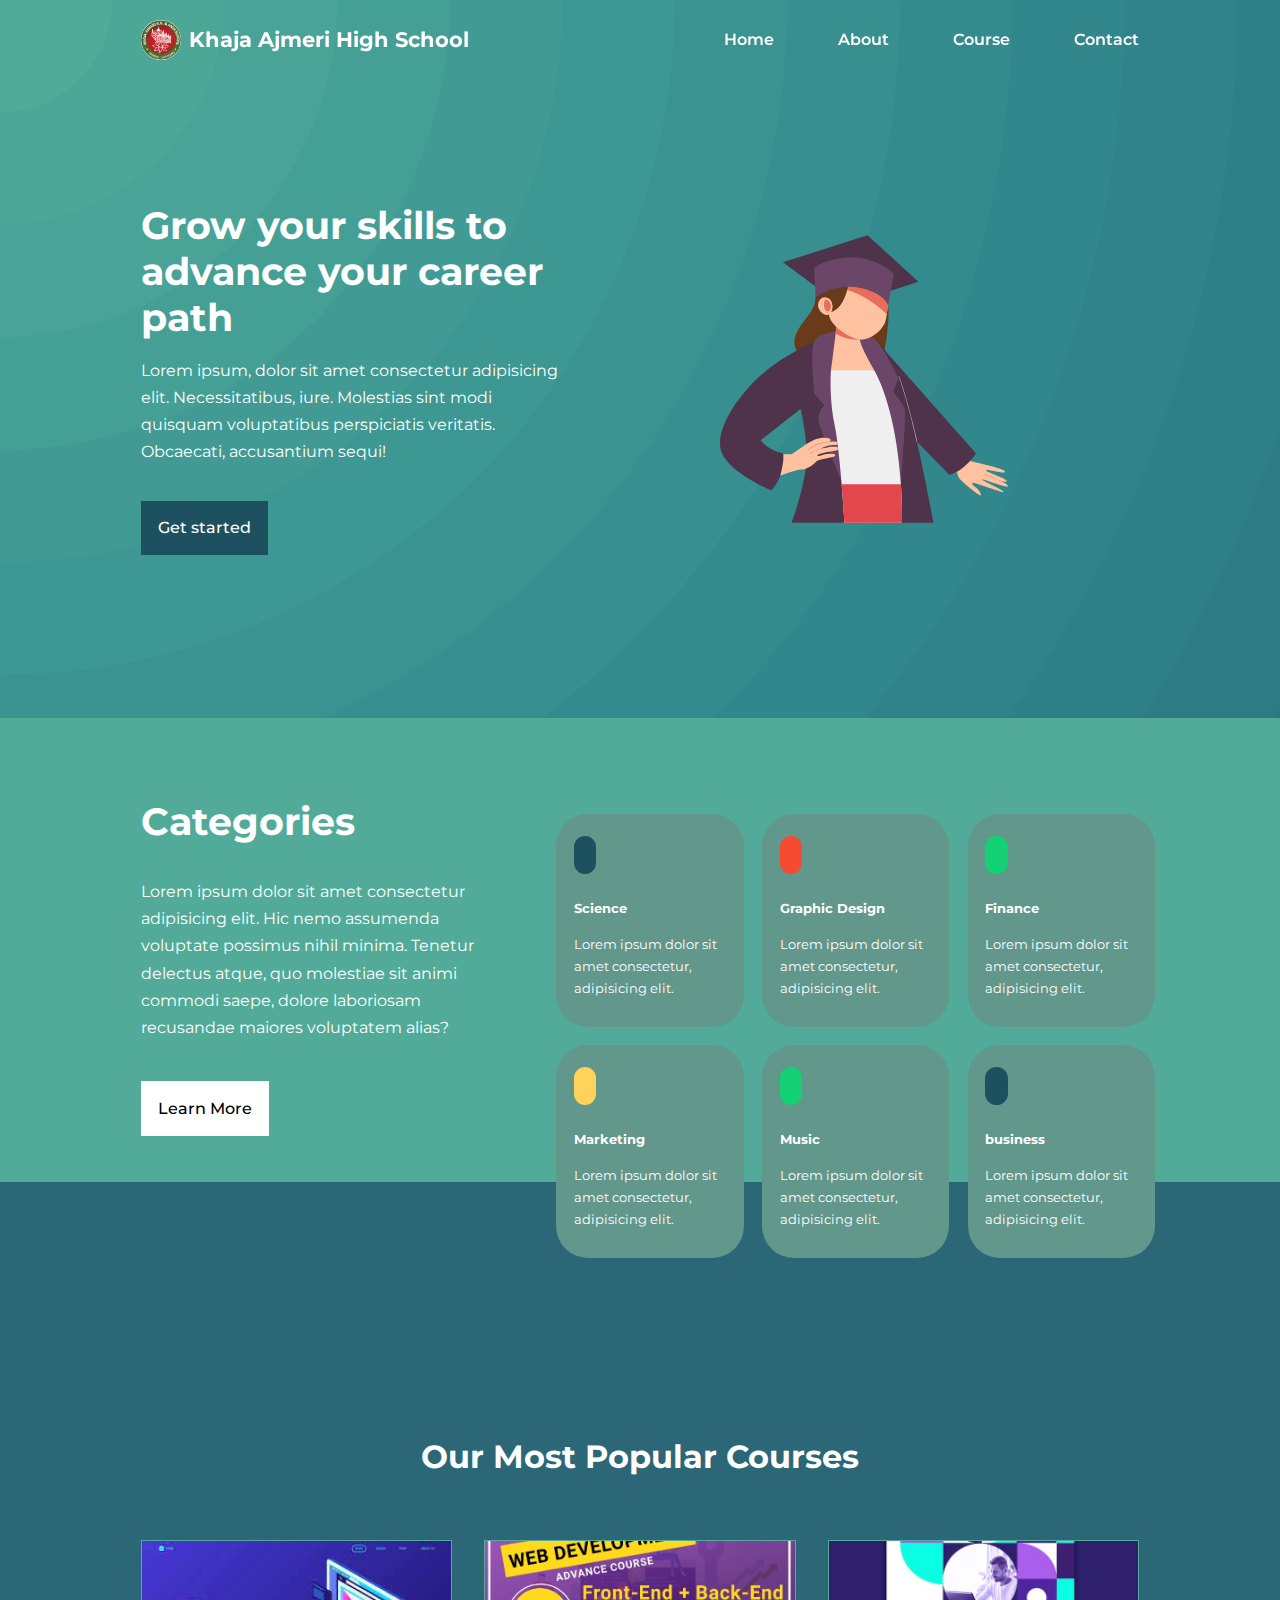
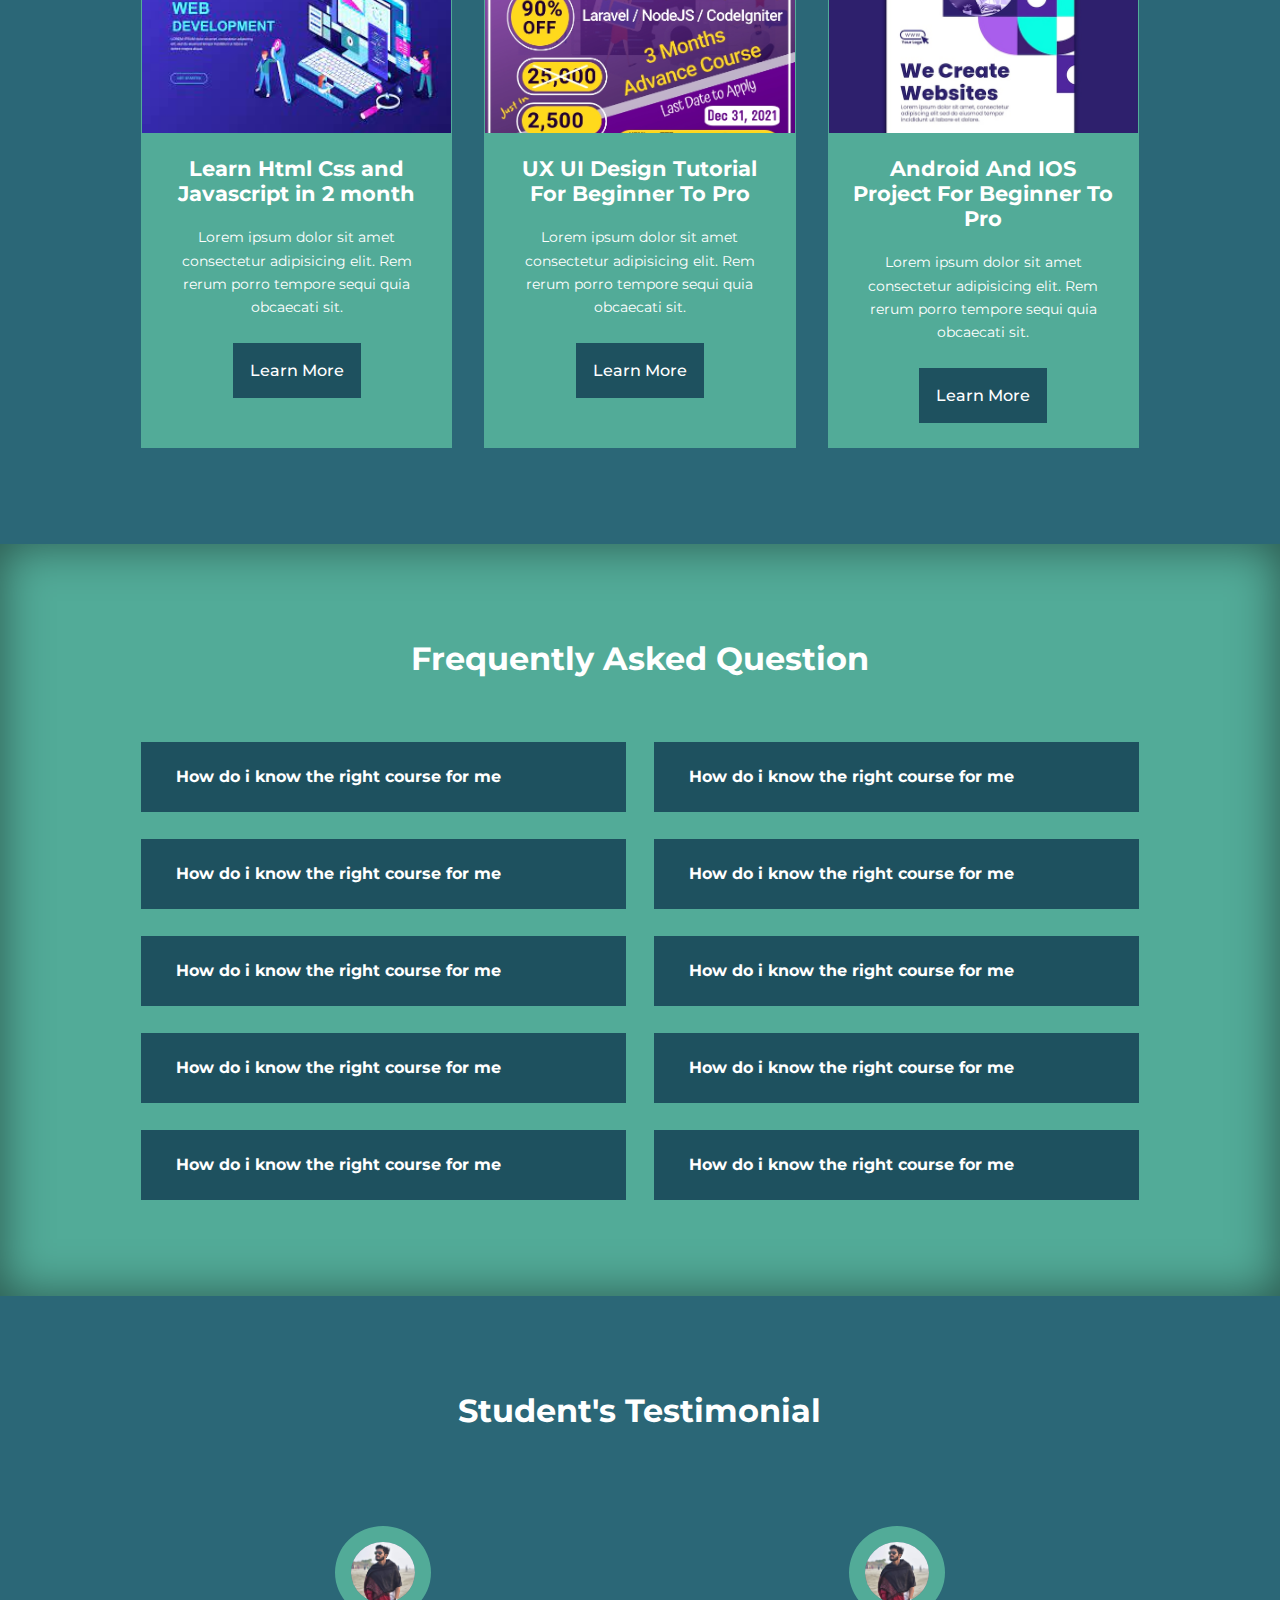
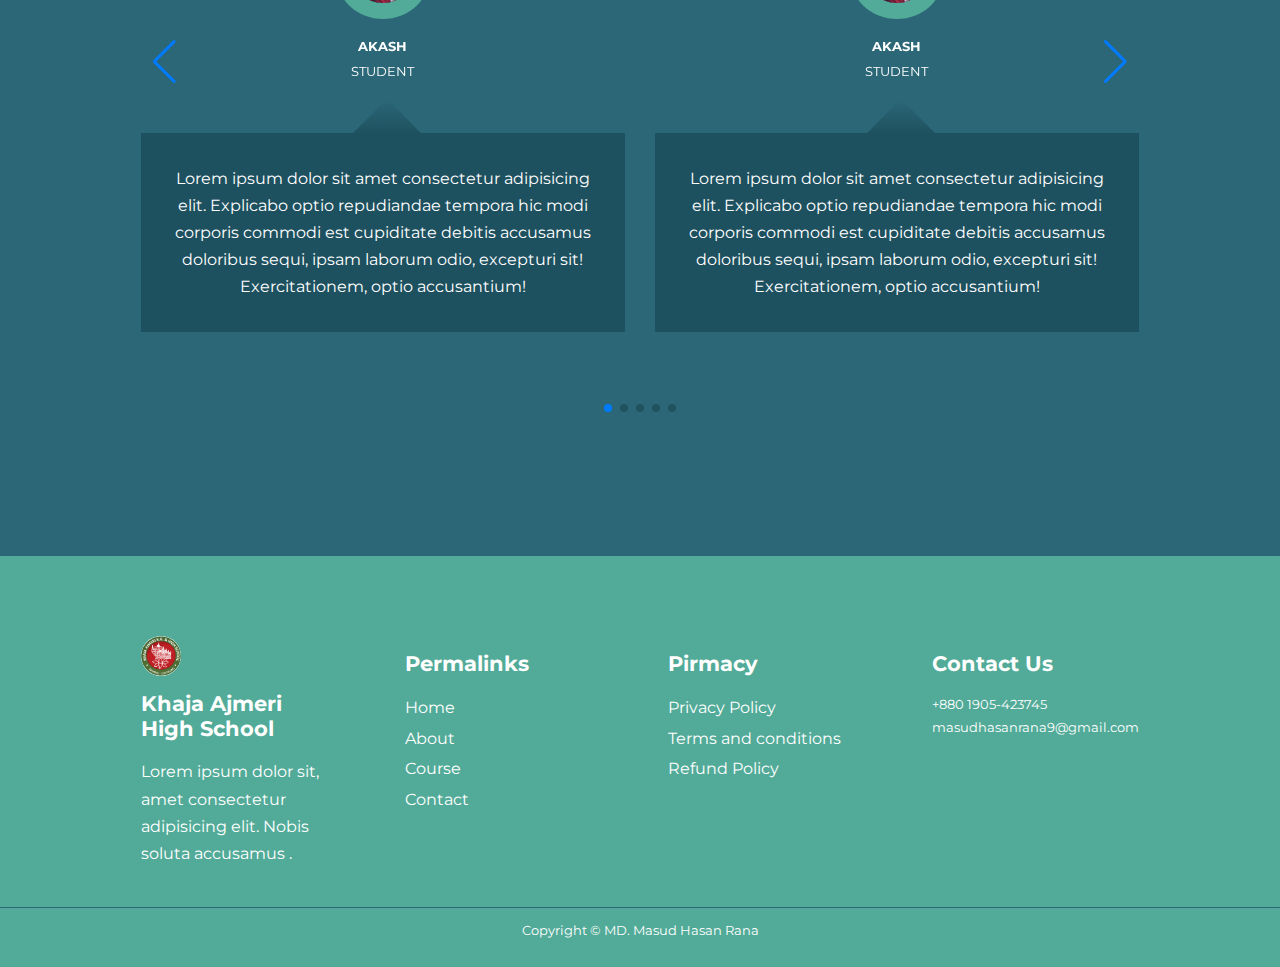
<file: index.html>
<!DOCTYPE html>
<html lang="en">
<head>
    <meta charset="UTF-8">
    <meta http-equiv="X-UA-Compatible" content="IE=edge">
    <meta name="viewport" content="width=device-width, initial-scale=1.0">
    <title>Khaja Ajmeri High School</title>
    <link rel="stylesheet" href="./css/style.css">
    <!------iconscout Link------>
    <link rel="stylesheet" href="https://unicons.iconscout.com/release/v4.0.0/css/line.css">
    <!------Google Montserrat Font----->
    <link rel="preconnect" href="https://fonts.googleapis.com">
<link rel="preconnect" href="https://fonts.gstatic.com" crossorigin>
<link href="https://fonts.googleapis.com/css2?family=Montserrat:wght@300;400;500;600;700;800&display=swap" rel="stylesheet">
    <!------Swiperjs----->
<link
    rel="stylesheet"
    href="https://cdn.jsdelivr.net/npm/swiper/swiper-bundle.min.css"
  />

</head>
<body>


    <!---------Navbar section start---------->
    <nav>
        <div class="container nav__container">
                <a href="index.html"><img src="./image/front-logo.png"><h4>Khaja Ajmeri High School</h4></a>
                <ul class="nav__menu">
                    <li><a href="index.html">Home</a></li>
                    <li><a href="about.html">About</a></li>
                    <li><a href="course.html">Course</a></li>
                    <li><a href="contact.html">Contact</a></li>
                </ul>
                    <button id="open-menu-btn"><i class="uil uil-bars"></i></button>
                    <button id="close-menu-btn"><i class="uil uil-multiply"></i></button>
        </div>

    </nav>
    <!---------Navbar section end---------->




    <!---------Header section start---------->
 <header>
    <div class="container header__container">
        <div class="header__left">
            <h1>Grow your skills to advance your career path</h1>
            <p>Lorem ipsum, dolor sit amet consectetur adipisicing elit. Necessitatibus, iure. Molestias sint modi quisquam voluptatibus perspiciatis veritatis. Obcaecati, accusantium sequi!</p>
            <a href="/course.html" class="btn btn-primary">Get started</a>
        </div>
      <div class="header__right">
        <img src="./image/header-right.svg" >
        </div>
    </div>
 </header>
            <!--------------Header section end---------->


            <!-----------categories section start-------------->

<section class="categories">
    <div class="container categories__container">
        <div class="categories__left">
            <h1>Categories</h1>
            <p>Lorem ipsum dolor sit amet consectetur adipisicing elit. Hic nemo assumenda voluptate possimus nihil minima. Tenetur delectus atque, quo molestiae sit animi commodi saepe, dolore laboriosam recusandae maiores voluptatem alias?</p>
            <a href="#" class="btn btn-white">Learn More</a>
        </div>

        <div class="categories__right">
            <article class="category">
                <span class="category__icon"><i class="uil uil-flask"></i></span>
                <h5>Science</h5>
                <p>Lorem ipsum dolor sit amet consectetur, adipisicing elit.</p>
            </article> 
            <article class="category">
                <span class="category__icon"><i class="uil uil-palette"></i></span>
                <h5>Graphic Design</h5>
                <p>Lorem ipsum dolor sit amet consectetur, adipisicing elit.</p>
            </article>
            <article class="category">
                <span class="category__icon"><i class="uil uil-usd-circle"></i></span>
                <h5>Finance</h5>
                <p>Lorem ipsum dolor sit amet consectetur, adipisicing elit.</p>
            </article>
            <article class="category">
                <span class="category__icon"><i class="uil uil-megaphone"></i></span>
                <h5>Marketing</h5>
                <p>Lorem ipsum dolor sit amet consectetur, adipisicing elit.</p>
            </article>
            <article class="category">
                <span class="category__icon"><i class="uil uil-music"></i></span>
                <h5>Music</h5>
                <p>Lorem ipsum dolor sit amet consectetur, adipisicing elit.</p>
            </article>
            <article class="category">
                <span class="category__icon"><i class="uil uil-pentagon"></i></span>
                <h5>business</h5>
                <p>Lorem ipsum dolor sit amet consectetur, adipisicing elit.</p>
            </article>
        </div>
</section>
            <!-----------categories section end-------------->

            <!-----------Courses section start-------------->
<section class="courses">
    <h2>Our Most Popular Courses</h2>
    <div class="container courses__container">
        <article class="course">
            <div class="course__image">
                <img src="./image/course1.jpg"></div>
                <div class="course__info"><h4>Learn Html Css and Javascript in 2 month</h4>
                    <p>Lorem ipsum dolor sit amet consectetur adipisicing elit. Rem rerum porro tempore sequi quia obcaecati sit.</p>
                    <a href="/course.html" class="btn btn-primary">Learn More</a>
                </div>
                
            
        </article>
        <article class="course">
            <div class="course__image">
                <img src="./image/course2.jpg"></div>
                <div class="course__info">
                    <h4>UX UI Design Tutorial For Beginner To Pro</h4>
                <p>Lorem ipsum dolor sit amet consectetur adipisicing elit. Rem rerum porro tempore sequi quia obcaecati sit.</p>
                <a href="/course.html" class="btn btn-primary">Learn More</a>
                </div>
            
        </article>
        <article class="course">
            <div class="course__image">
                <img src="./image/course3.jpg">
            </div>
                <div class="course__info">
                    <h4>Android And IOS Project For Beginner To Pro</h4>
                    <p>Lorem ipsum dolor sit amet consectetur adipisicing elit. Rem rerum porro tempore sequi quia obcaecati sit.</p>
                    <a href="/course.html" class="btn btn-primary">Learn More</a>
                </div> 
        </article>
    </div>
</section>


                <!-----------Courses section end-------------->


            <!-----------QA section strat-------------->

    <section class="qas">
        <h2>Frequently Asked Question</h2>
        <div class="container qas__container">
                <article class="qa">
                    <div class="qa__icon"><i class="uil uil-plus"></i></div>
                    <div class="question__answer">
                        <h4>How do i know the right course for me</h4>
                        <p>Lorem ipsum dolor sit, amet consectetur adipisicing elit. Sit laboriosam illum reprehenderit accusantium cum eos veritatis odio, recusandae voluptatem, voluptates dolor officiis. Sed totam nemo sapiente natus aliquam!</p>
                    </div>
                </article>

                <article class="qa">
                    <div class="qa__icon"><i class="uil uil-plus"></i></div>
                    <div class="question__answer">
                        <h4>How do i know the right course for me</h4>
                        <p>Lorem ipsum dolor sit, amet consectetur adipisicing elit. Sit laboriosam illum reprehenderit accusantium cum eos veritatis odio, recusandae voluptatem, voluptates dolor officiis. Sed totam nemo sapiente natus aliquam!</p>
                    </div>
                </article>

                <article class="qa">
                    <div class="qa__icon"><i class="uil uil-plus"></i></div>
                    <div class="question__answer">
                        <h4>How do i know the right course for me</h4>
                        <p>Lorem ipsum dolor sit, amet consectetur adipisicing elit. Sit laboriosam illum reprehenderit accusantium cum eos veritatis odio, recusandae voluptatem, voluptates dolor officiis. Sed totam nemo sapiente natus aliquam!</p>
                    </div>
                </article>
                <article class="qa">
                    <div class="qa__icon"><i class="uil uil-plus"></i></div>
                    <div class="question__answer">
                        <h4>How do i know the right course for me</h4>
                        <p>Lorem ipsum dolor sit, amet consectetur adipisicing elit. Sit laboriosam illum reprehenderit accusantium cum eos veritatis odio, recusandae voluptatem, voluptates dolor officiis. Sed totam nemo sapiente natus aliquam!</p>
                    </div>
                </article>

                <article class="qa">
                    <div class="qa__icon"><i class="uil uil-plus"></i></div>
                    <div class="question__answer">
                        <h4>How do i know the right course for me</h4>
                        <p>Lorem ipsum dolor sit, amet consectetur adipisicing elit. Sit laboriosam illum reprehenderit accusantium cum eos veritatis odio, recusandae voluptatem, voluptates dolor officiis. Sed totam nemo sapiente natus aliquam!</p>
                    </div>
                </article>

                <article class="qa">
                    <div class="qa__icon"><i class="uil uil-plus"></i></div>
                    <div class="question__answer">
                        <h4>How do i know the right course for me</h4>
                        <p>Lorem ipsum dolor sit, amet consectetur adipisicing elit. Sit laboriosam illum reprehenderit accusantium cum eos veritatis odio, recusandae voluptatem, voluptates dolor officiis. Sed totam nemo sapiente natus aliquam!</p>
                    </div>
                </article>

                <article class="qa">
                    <div class="qa__icon"><i class="uil uil-plus"></i></div>
                    <div class="question__answer">
                        <h4>How do i know the right course for me</h4>
                        <p>Lorem ipsum dolor sit, amet consectetur adipisicing elit. Sit laboriosam illum reprehenderit accusantium cum eos veritatis odio, recusandae voluptatem, voluptates dolor officiis. Sed totam nemo sapiente natus aliquam!</p>
                    </div>
                </article>

                <article class="qa">
                    <div class="qa__icon"><i class="uil uil-plus"></i></div>
                    <div class="question__answer">
                        <h4>How do i know the right course for me</h4>
                        <p>Lorem ipsum dolor sit, amet consectetur adipisicing elit. Sit laboriosam illum reprehenderit accusantium cum eos veritatis odio, recusandae voluptatem, voluptates dolor officiis. Sed totam nemo sapiente natus aliquam!</p>
                    </div>
                </article>

                <article class="qa">
                    <div class="qa__icon"><i class="uil uil-plus"></i></div>
                    <div class="question__answer">
                        <h4>How do i know the right course for me</h4>
                        <p>Lorem ipsum dolor sit, amet consectetur adipisicing elit. Sit laboriosam illum reprehenderit accusantium cum eos veritatis odio, recusandae voluptatem, voluptates dolor officiis. Sed totam nemo sapiente natus aliquam!</p>
                    </div>
                </article>

                <article class="qa">
                    <div class="qa__icon"><i class="uil uil-plus"></i></div>
                    <div class="question__answer">
                        <h4>How do i know the right course for me</h4>
                        <p>Lorem ipsum dolor sit, amet consectetur adipisicing elit. Sit laboriosam illum reprehenderit accusantium cum eos veritatis odio, recusandae voluptatem, voluptates dolor officiis. Sed totam nemo sapiente natus aliquam!</p>
                    </div>
                </article>
        </div>
    </section>

            <!-----------QA section end-------------->  
                
                
            <!-----------Testimonials section start-------------->

<section class="container testimonials__container mySwiper">
        <h2>Student's Testimonial</h2>
        <div class="swiper-wrapper">
        <article class="testimonial swiper-slide">
            <div class="avatar">
                <img src="./image/avatar2.jpg">
            </div>
            <div class="testimonial__info">
                <h5>Akash</h5>
                <small>Student</small>
                <div class="testimonial__body">
                    Lorem ipsum dolor sit amet consectetur adipisicing elit. Explicabo optio repudiandae tempora hic modi corporis commodi est cupiditate debitis accusamus doloribus sequi, ipsam laborum odio, excepturi sit! Exercitationem, optio accusantium!
                </div>
            </div>
        </article>

        <article class="testimonial swiper-slide">
            <div class="avatar"><img src="./image/avatar2.jpg"></div>
            <div class="testimonial__info">
                <h5>Akash</h5>
                <small>Student</small>
                <div class="testimonial__body">
                    Lorem ipsum dolor sit amet consectetur adipisicing elit. Explicabo optio repudiandae tempora hic modi corporis commodi est cupiditate debitis accusamus doloribus sequi, ipsam laborum odio, excepturi sit! Exercitationem, optio accusantium!
                </div>
            </div>
        </article>

        <article class="testimonial swiper-slide">
            <div class="avatar"><img src="./image/avatar3.jpg"></div>
            <div class="testimonial__info">
                <h5>Choton</h5>
                <small>Student</small>
                <div class="testimonial__body">
                    Lorem ipsum dolor sit amet consectetur adipisicing elit. Quo quasi dolorem doloremque! Quasi rem et minima maiores, tempore consequuntur nobis impedit distinctio doloremque at quo facere praesentium quas quisquam rerum!
                </div>
            </div>
        </article>

        <article class="testimonial swiper-slide">
            <div class="avatar"><img src="./image/avatar4.jpg"></div>
            <div class="testimonial__info">
                <h5>Sanju</h5>
                <small>Student</small>
                <div class="testimonial__body">
                    Lorem ipsum dolor, sit amet consectetur adipisicing elit. Nesciunt repellendus nobis qui exercitationem soluta impedit ratione aspernatur dolor asperiores. Pariatur iure accusantium odit aliquid veniam nemo quasi eum totam suscipit?
                </div>
            </div>
        </article>

        <article class="testimonial swiper-slide">
            <div class="avatar"><img src="./image/avatar5.jpg"></div>
            <div class="testimonial__info">
                <h5>Nazmul</h5>
                <small>Student</small>
                <div class="testimonial__body">
                    Lorem ipsum dolor sit amet consectetur adipisicing elit. Maiores sunt corporis harum adipisci, quidem facere possimus distinctio! Tempora quibusdam dignissimos architecto inventore sed voluptatibus maxime ex, doloribus dicta ducimus rerum!
                </div>
            </div>
        </article>
    </div>
    <div class="swiper-button-next"></div>
      <div class="swiper-button-prev"></div>
      <div class="swiper-pagination"></div>
</section>

            <!-----------Testimonials section end-------------->



            <!-----------Footer section start-------------->
    <footer class="footer">
        <div class="container footer__container">
            <div class="footer__1">
                <a href="index.html"><img src="./image/front-logo.png">  <h4>Khaja Ajmeri High School</h4> </a>
                <p>Lorem ipsum dolor sit, amet consectetur adipisicing elit. Nobis soluta accusamus .</p>
            </div>

            <div class="footer__2">
              <h4>Permalinks</h4>
              <ul>
                <li><a href="/index.html">Home</a></li>
                <li><a href="/about.html">About</a></li>
                <li><a href="/course.html">Course</a></li>
                <li><a href="/contact.html">Contact</a></li>
              </ul>
            </div>

            <div class="footer__3">
                <h4>Pirmacy</h4>
                <ul>
                    <li><a href="#">Privacy Policy</a></li>
                    <li><a href="#">Terms and conditions</a></li>
                    <li><a href="#">Refund Policy</a></li>
                </ul>
            </div>

            <div class="footer__4">
                <h4>Contact Us</h4>
                <small>+880 1905-423745</small>
                <small>masudhasanrana9@gmail.com</small>
                <div class="footer__4__icon">
                      <span><a href="#"><i class="uil uil-facebook-f"></i></a></span>
                      <span><a href="#"><i class="uil uil-instagram-alt"></i></a></span>
                      <span><a href="#"> <i class="uil uil-twitter"></i></a></span>
                      <span><a href="#"><i class="uil uil-whatsapp"></i></a></span>
                </div>
            </div>
        </div>
        
        <div class="footer__copyright">
            <small>Copyright &copy; MD. Masud Hasan Rana</small>
        </div>
    </footer>

            <!-----------Footer section end-------------->

<script src="https://cdn.jsdelivr.net/npm/swiper@8/swiper-bundle.min.js">    
</script>
<script src="./main.js"></script>

<script>
    var swiper = new Swiper(".mySwiper", {
      slidesPerView: 1,
      spaceBetween: 30,
      slidesPerGroup: 1,
      breakpoints: {
        800: {
            slidesPerView: 2,
        }},
      loop: true,
      loopFillGroupWithBlank: true,
      pagination: {
        el: ".swiper-pagination",
        clickable: true,
      },
      navigation: {
        nextEl: ".swiper-button-next",
        prevEl: ".swiper-button-prev",
      }
    });
  </script>



</body>
</html>
</file>
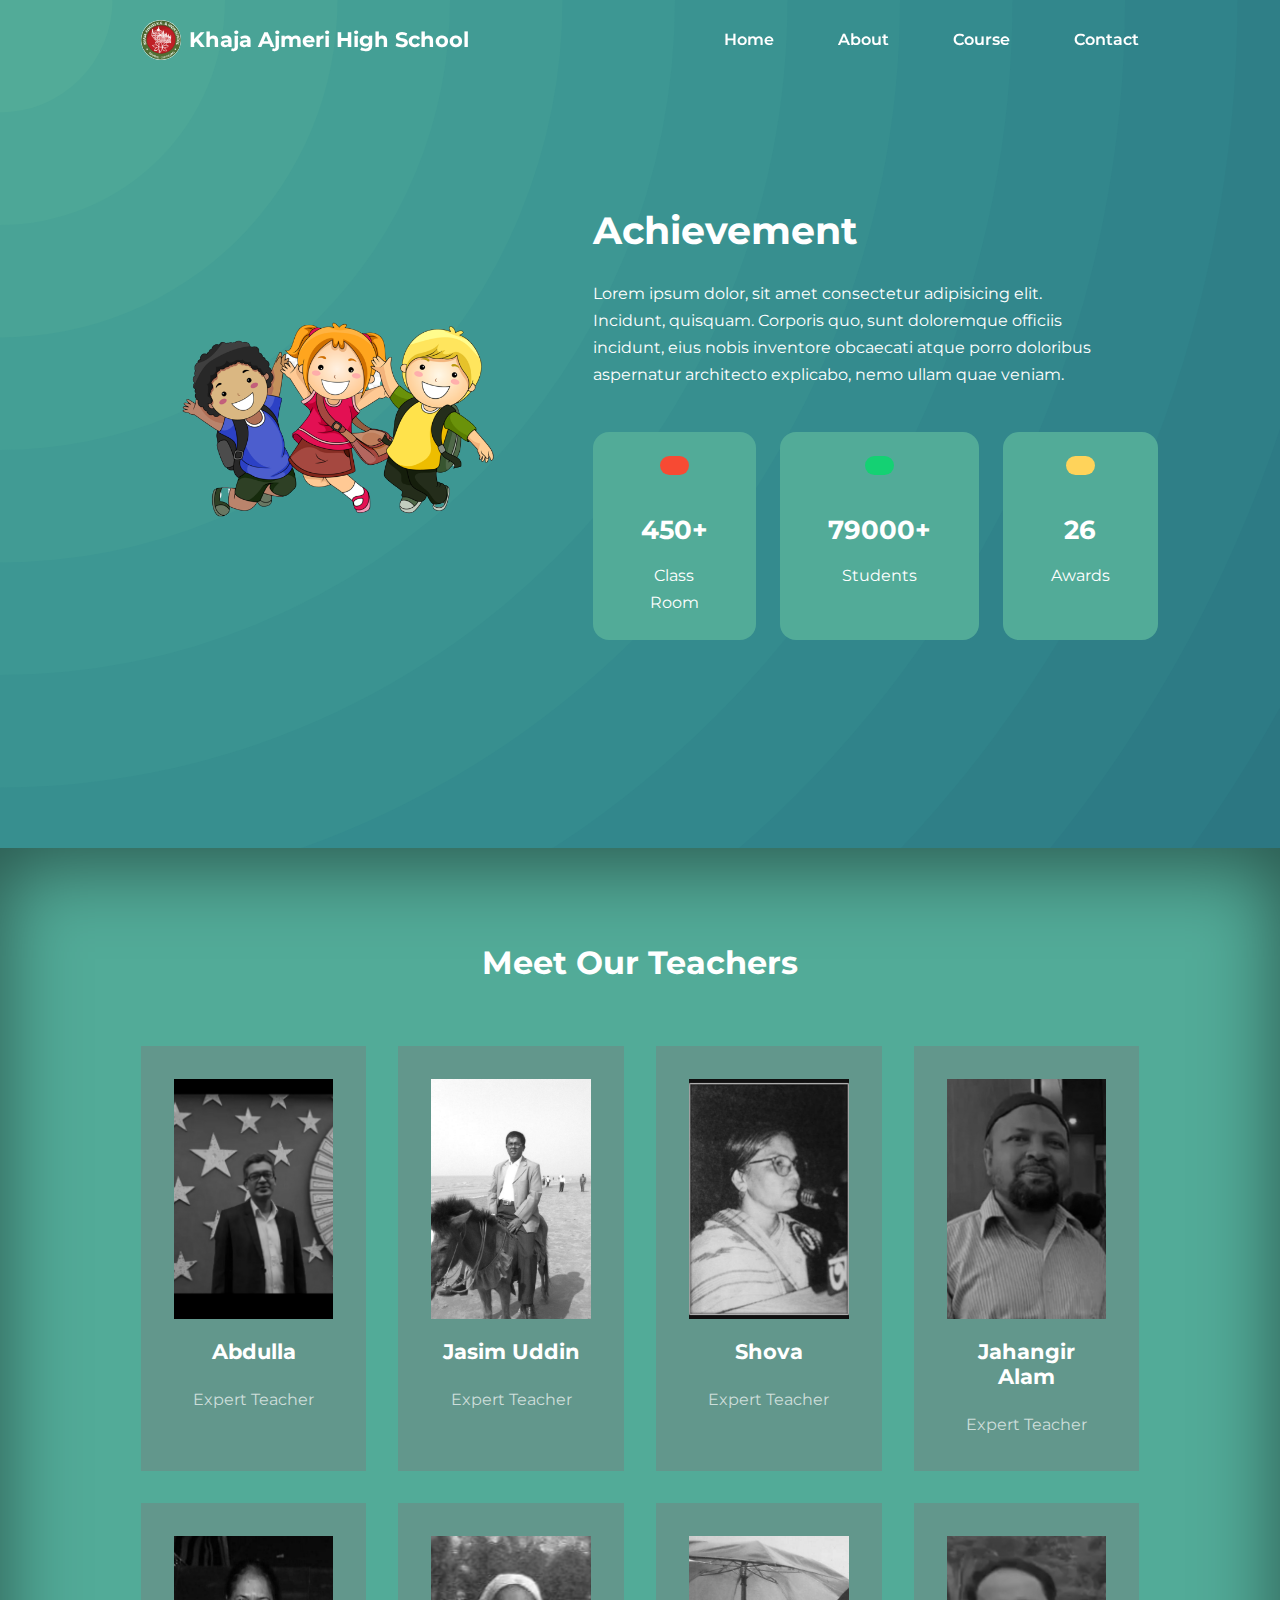
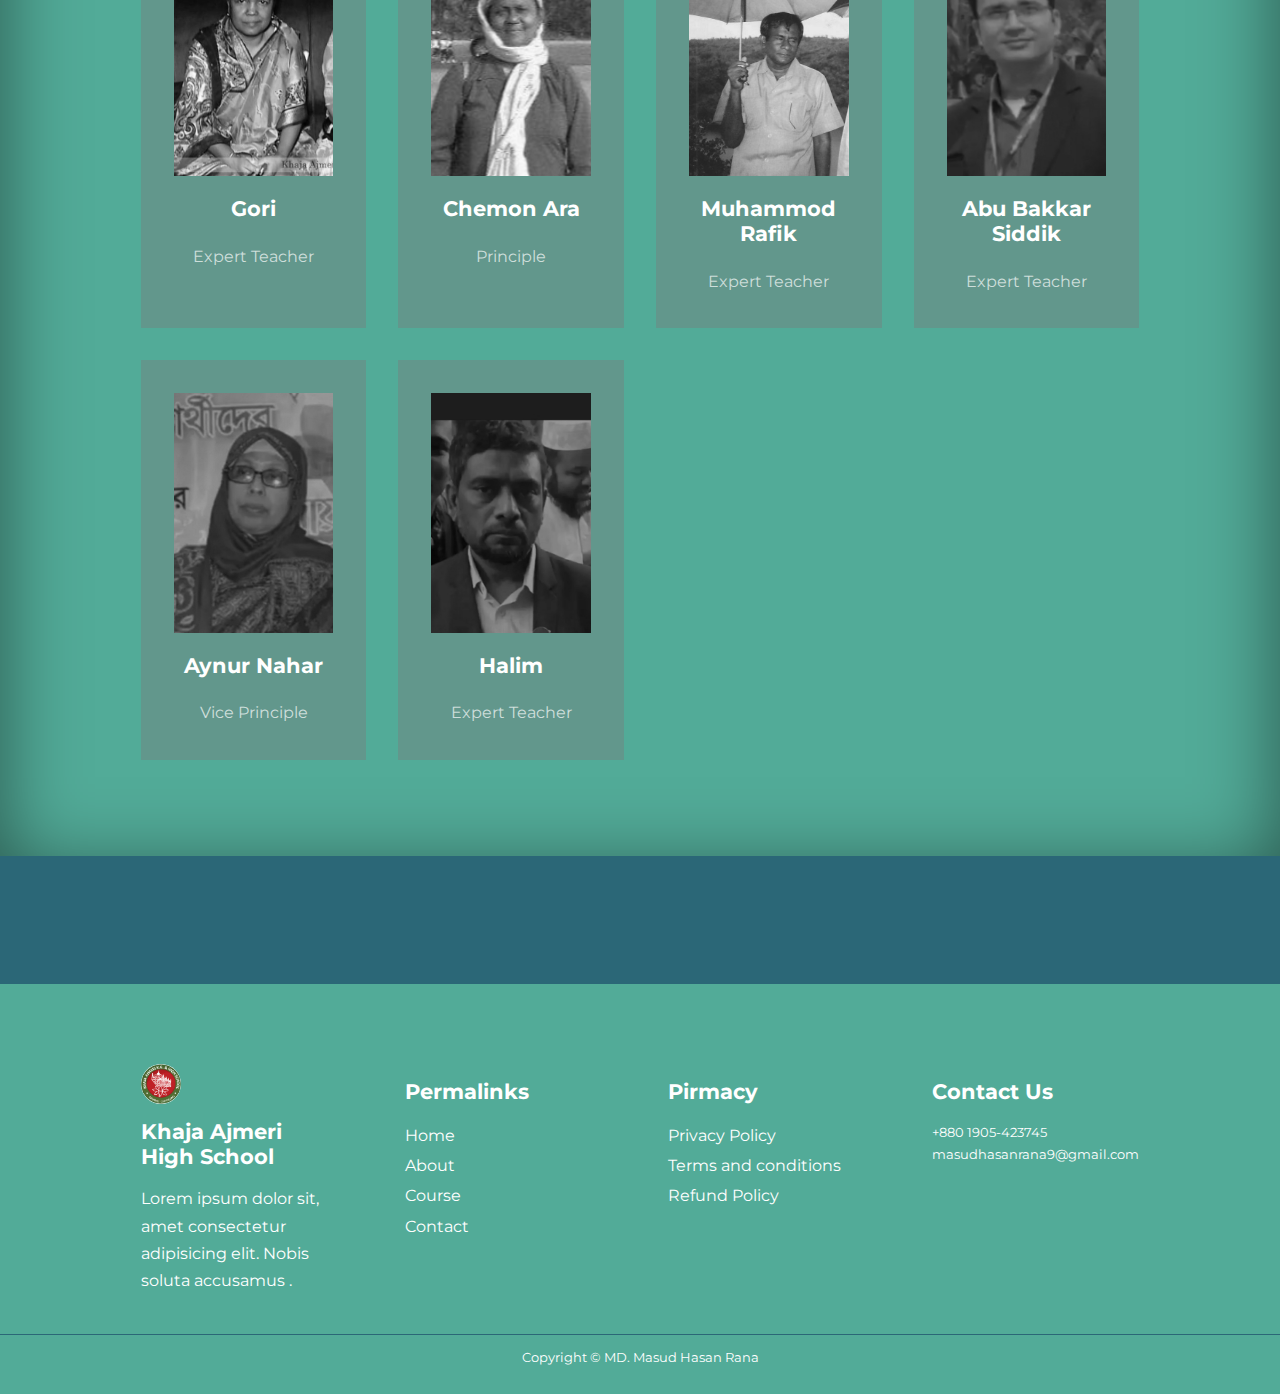
<file: about.html>
<!DOCTYPE html>
<html lang="en">
<head>
    <meta charset="UTF-8">
    <meta http-equiv="X-UA-Compatible" content="IE=edge">
    <meta name="viewport" content="width=device-width, initial-scale=1.0">
    <title>Khaja Ajmeri High School</title>
    <link rel="stylesheet" href="./css/style.css">
    <link rel="stylesheet" href="./css/about.css">
    <!------iconscout Link------>
    <link rel="stylesheet" href="https://unicons.iconscout.com/release/v4.0.0/css/line.css">
    <!------Google Montserrat Font----->
    <link rel="preconnect" href="https://fonts.googleapis.com">
<link rel="preconnect" href="https://fonts.gstatic.com" crossorigin>
<link href="https://fonts.googleapis.com/css2?family=Montserrat:wght@300;400;500;600;700;800&display=swap" rel="stylesheet">
    <!------Swiperjs----->
<link
    rel="stylesheet"
    href="https://cdn.jsdelivr.net/npm/swiper/swiper-bundle.min.css"
  />

</head>
<body>


    <!---------Navbar section start---------->
    <nav>
        <div class="container nav__container">
                <a href="index.html"><img src="./image/front-logo.png"><h4>Khaja Ajmeri High School</h4></a>
                <ul class="nav__menu">
                    <li><a href="index.html">Home</a></li>
                    <li><a href="about.html">About</a></li>
                    <li><a href="course.html">Course</a></li>
                    <li><a href="contact.html">Contact</a></li>
                </ul>
                    <button id="open-menu-btn"><i class="uil uil-bars"></i></button>
                    <button id="close-menu-btn"><i class="uil uil-multiply"></i></button>
        </div>

    </nav>
    <!---------Navbar section end---------->





    <!-----------Achievement section start---------->
    
    
 <section class="about__achievement">
    <div class="container about__achievement__container">
        <div  class="about__achievement__left">
                <img src="./image/about-header.png" >
        </div>


        <div  class="about__achievement__right">
            <h1>Achievement</h1>
            <p>Lorem ipsum dolor, sit amet consectetur adipisicing elit. Incidunt, quisquam. Corporis quo, sunt doloremque officiis incidunt, eius nobis inventore obcaecati atque porro doloribus aspernatur architecto explicabo, nemo ullam quae veniam.</p>
            <div class="achievement__cards">
                <article class="achievement__card">
                    <span class="achievement__icon">
                        <i class="uil uil-video"></i> 
                </span>
                    <h3>450+</h3>
                    <p>Class Room</p>
            </article>

                <article  class="achievement__card">
                    <span class="achievement__icon">
                        <i class="uil uil-users-alt"></i>
                </span>
                <h3>79000+</h3>
                <p>Students</p>
            </article>
                <article  class="achievement__card">
                    <span class="achievement__icon">
                        <i class="uil uil-award"></i>
                </span>
                <h3>26</h3>
                <p>Awards</p>

            </article>
            </div>
        </div>


    </div>
 </section>


 

 <!---------Achievement section end---------->




 <!---------Team section start---------->



<section class="teacher">
        <h2>Meet Our Teachers</h2>
    <div class="container teacher__container">
        <article class="teacher__member">
            <div class="teacher__member__image" >
                <img src="./image/tm1.jpg" alt=""> </div>
                
                <div class="teacher__member__info"> 
                    <h4>Abdulla</h4>
                <p>Expert Teacher</p>
            </div>
            <div class="teacher__member__social">
                    <a href="#" target="_blank"> <i class="uil uil-facebook-f"></i></a>
                    <a href="#" target="_blank"> <i class="uil uil-instagram-alt"></i> </a>
                    <a href="#" target="_blank"> <i class="uil uil-whatsapp"></i> </a>
            </div>
        </article>

         <article class="teacher__member">
            <div class="teacher__member__image" >
                <img src="./image/tm2.jpg" alt=""> </div>
                
                <div class="teacher__member__info"> 
                    <h4>Jasim Uddin</h4>
                <p>Expert Teacher</p>
            </div>
            <div class="teacher__member__social">
                    <a href="#" target="_blank"> <i class="uil uil-facebook-f"></i></a>
                    <a href="#" target="_blank"> <i class="uil uil-instagram-alt"></i> </a>
                    <a href="#" target="_blank"> <i class="uil uil-whatsapp"></i> </a>
            </div>
        </article>

         <article class="teacher__member">
            <div class="teacher__member__image" >
                <img src="./image/tm3.jpg" alt=""> </div>
                
                <div class="teacher__member__info"> 
                    <h4>Shova</h4>
                <p>Expert Teacher</p>
            </div>
            <div class="teacher__member__social">
                    <a href="#" target="_blank"> <i class="uil uil-facebook-f"></i></a>
                    <a href="#" target="_blank"> <i class="uil uil-instagram-alt"></i> </a>
                    <a href="#" target="_blank"> <i class="uil uil-whatsapp"></i> </a>
            </div>
        </article>

         <article class="teacher__member">
            <div class="teacher__member__image" >
                <img src="./image/tm4.jpg" alt=""> </div>
                
                <div class="teacher__member__info"> 
                    <h4>Jahangir Alam</h4>
                <p>Expert Teacher</p>
            </div>
            <div class="teacher__member__social">
                    <a href="#" target="_blank"> <i class="uil uil-facebook-f"></i></a>
                    <a href="#" target="_blank"> <i class="uil uil-instagram-alt"></i> </a>
                    <a href="#" target="_blank"> <i class="uil uil-whatsapp"></i> </a>
            </div>
        </article>

         <article class="teacher__member">
            <div class="teacher__member__image" >
                <img src="./image/tm5.jpg" alt=""> </div>
                
                <div class="teacher__member__info"> 
                    <h4>Gori</h4>
                <p>Expert Teacher</p>
            </div>
            <div class="teacher__member__social">
                    <a href="#" target="_blank"> <i class="uil uil-facebook-f"></i></a>
                    <a href="#" target="_blank"> <i class="uil uil-instagram-alt"></i> </a>
                    <a href="#" target="_blank"> <i class="uil uil-whatsapp"></i> </a>
            </div>
        </article>

         <article class="teacher__member">
            <div class="teacher__member__image" >
                <img src="./image/tm6.jpg" alt=""> </div>
                
                <div class="teacher__member__info"> 
                    <h4>Chemon Ara</h4>
                <p>Principle</p>
            </div>
            <div class="teacher__member__social">
                    <a href="#" target="_blank"> <i class="uil uil-facebook-f"></i></a>
                    <a href="#" target="_blank"> <i class="uil uil-instagram-alt"></i> </a>
                    <a href="#" target="_blank"> <i class="uil uil-whatsapp"></i> </a>
            </div>
        </article>

         <article class="teacher__member">
            <div class="teacher__member__image" >
                <img src="./image/tm7.jpg" alt=""> </div>
                
                <div class="teacher__member__info"> 
                    <h4>Muhammod Rafik</h4>
                <p>Expert Teacher</p>
            </div>
            <div class="teacher__member__social">
                    <a href="#" target="_blank"> <i class="uil uil-facebook-f"></i></a>
                    <a href="#" target="_blank"> <i class="uil uil-instagram-alt"></i> </a>
                    <a href="#" target="_blank"> <i class="uil uil-whatsapp"></i> </a>
            </div>
        </article>

         <article class="teacher__member">
            <div class="teacher__member__image" >
                <img src="./image/tm8.jpg" alt=""> </div>
                
                <div class="teacher__member__info"> 
                    <h4>Abu Bakkar Siddik</h4>
                <p>Expert Teacher</p>
            </div>
            <div class="teacher__member__social">
                    <a href="#" target="_blank"> <i class="uil uil-facebook-f"></i></a>
                    <a href="#" target="_blank"> <i class="uil uil-instagram-alt"></i> </a>
                    <a href="#" target="_blank"> <i class="uil uil-whatsapp"></i> </a>
            </div>
        </article>

         <article class="teacher__member">
            <div class="teacher__member__image" >
                <img src="./image/tm9.jpg" alt=""> </div>
                
                <div class="teacher__member__info"> 
                    <h4>Aynur Nahar</h4>
                <p>Vice Principle</p>
            </div>
            <div class="teacher__member__social">
                    <a href="#" target="_blank"> <i class="uil uil-facebook-f"></i></a>
                    <a href="#" target="_blank"> <i class="uil uil-instagram-alt"></i> </a>
                    <a href="#" target="_blank"> <i class="uil uil-whatsapp"></i> </a>
            </div>
        </article>

         <article class="teacher__member">
            <div class="teacher__member__image" >
                <img src="./image/tm10.jpg" alt=""> </div>
                
                <div class="teacher__member__info"> 
                    <h4>Halim</h4>
                <p>Expert Teacher</p>
            </div>
            <div class="teacher__member__social">
                    <a href="#" target="_blank"> <i class="uil uil-facebook-f"></i></a>
                    <a href="#" target="_blank"> <i class="uil uil-instagram-alt"></i> </a>
                    <a href="#" target="_blank"> <i class="uil uil-whatsapp"></i> </a>
            </div>
        </article>

        
    </div>
</section>



 <!-----------Footer section start-------------->
 <footer class="footer">
    <div class="container footer__container">
        <div class="footer__1">
            <a href="index.html"><img src="./image/front-logo.png">  <h4>Khaja Ajmeri High School</h4> </a>
            <p>Lorem ipsum dolor sit, amet consectetur adipisicing elit. Nobis soluta accusamus .</p>
        </div>

        <div class="footer__2">
          <h4>Permalinks</h4>
          <ul>
            <li><a href="/index.html">Home</a></li>
            <li><a href="/about.html">About</a></li>
            <li><a href="/course.html">Course</a></li>
            <li><a href="/contact.html">Contact</a></li>
          </ul>
        </div>

        <div class="footer__3">
            <h4>Pirmacy</h4>
            <ul>
                <li><a href="#">Privacy Policy</a></li>
                <li><a href="#">Terms and conditions</a></li>
                <li><a href="#">Refund Policy</a></li>
            </ul>
        </div>

        <div class="footer__4">
            <h4>Contact Us</h4>
            <small>+880 1905-423745</small>
            <small>masudhasanrana9@gmail.com</small>
            <div class="footer__4__icon">
                  <span><a href="#"><i class="uil uil-facebook-f"></i></a></span>
                  <span><a href="#"><i class="uil uil-instagram-alt"></i></a></span>
                  <span><a href="#"> <i class="uil uil-twitter"></i></a></span>
                  <span><a href="#"><i class="uil uil-whatsapp"></i></a></span>
            </div>
        </div>
    </div>
    
    <div class="footer__copyright">
        <small>Copyright &copy; MD. Masud Hasan Rana</small>
    </div>
</footer>

        <!-----------Footer section end-------------->

<script src="https://cdn.jsdelivr.net/npm/swiper@8/swiper-bundle.min.js">    
</script>
<script src="./main.js"></script>

</body>
</html>
</file>
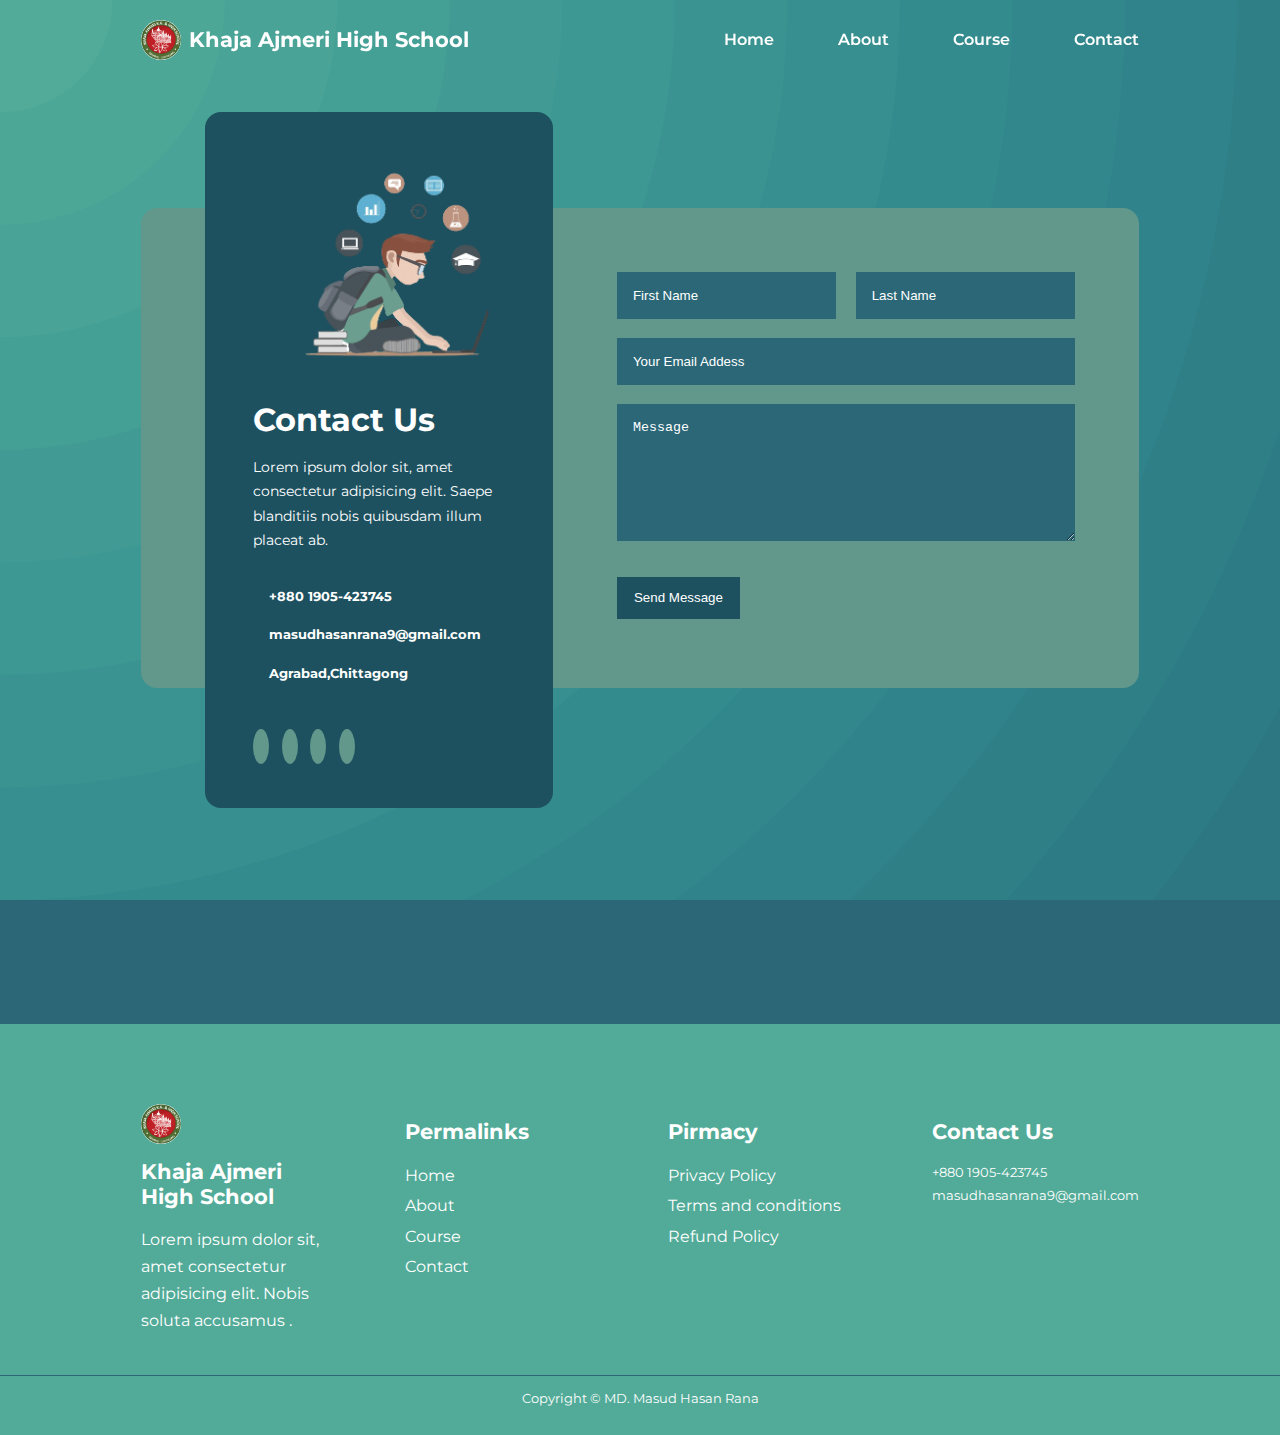
<file: contact.html>
<!DOCTYPE html>
<html lang="en">
<head>
    <meta charset="UTF-8">
    <meta http-equiv="X-UA-Compatible" content="IE=edge">
    <meta name="viewport" content="width=device-width, initial-scale=1.0">
    <title>Khaja Ajmeri High School</title>
    <link rel="stylesheet" href="./css/style.css">
    <link rel="stylesheet" href="./css/about.css">
    <link rel="stylesheet" href="./css/contact.css">
    <!------iconscout Link------>
    <link rel="stylesheet" href="https://unicons.iconscout.com/release/v4.0.0/css/line.css">
    <!------Google Montserrat Font----->
    <link rel="preconnect" href="https://fonts.googleapis.com">
<link rel="preconnect" href="https://fonts.gstatic.com" crossorigin>
<link href="https://fonts.googleapis.com/css2?family=Montserrat:wght@300;400;500;600;700;800&display=swap" rel="stylesheet">
    <!------Swiperjs----->
<link
    rel="stylesheet"
    href="https://cdn.jsdelivr.net/npm/swiper/swiper-bundle.min.css"
  />

</head>
<body>


    <!---------Navbar section start---------->
    <nav>
        <div class="container nav__container">
                <a href="index.html"><img src="./image/front-logo.png"><h4>Khaja Ajmeri High School</h4></a>
                <ul class="nav__menu">
                    <li><a href="index.html">Home</a></li>
                    <li><a href="about.html">About</a></li>
                    <li><a href="course.html">Course</a></li>
                    <li><a href="contact.html">Contact</a></li>
                </ul>
                    <button id="open-menu-btn"><i class="uil uil-bars"></i></button>
                    <button id="close-menu-btn"><i class="uil uil-multiply"></i></button>
        </div>

    </nav>
    <!---------Navbar section end---------->



    <section class="contact">
        <container class="container contact__container">
            <aside class="contact__aside">
                <div class="aside__image">
                    <img src="./image/contact.png" alt="">
                </div>
                    <h2>Contact Us</h2>
                         <p>Lorem ipsum dolor sit, amet consectetur adipisicing elit. Saepe blanditiis nobis quibusdam illum placeat ab.</p>

                <ul class="contact__details">
                    <li>
                        <i class="uil uil-phone-volume"></i>
                        <h5>+880 1905-423745</h5>
                    </li>
                    <li>
                        <i class="uil uil-envelope"></i>
                        <h5>masudhasanrana9@gmail.com</h5>
                    </li>
                    <li>
                        <i class="uil uil-map-marker-alt"></i>
                        <h5>Agrabad,Chittagong</h5>
                    </li>
                </ul>
                <ul class="contact__social">
                    <li><a href="#"><i class="uil uil-facebook-f"></i></a></li>

                    <li><a href="#"><i class="uil uil-instagram-alt"></i></a></li>

                    <li><a href="#"> <i class="uil uil-twitter"></i></a></li>

                    <li><a href="#"><i class="uil uil-whatsapp"></i></a></li>
                </ul>

            </aside>


            <form action="https://formspree.io/f/mqkjqqka" method="POST" class="contact__form">
                <div class="form__name">
                    <input type="text" name="First Name" placeholder="First Name" required>
                    <input type="text" name="Last Name" placeholder="Last Name" required>
                </div>
                    <input type="email" name="Email Addess" placeholder="Your Email Addess" required>
                    <textarea name="Message" cols="30" rows="7" placeholder="Message" required></textarea>
                    <button type="submit" class="btn btn-primary">Send Message</button>
                
            </form>


        </container>
    </section>















    
 <!-----------Footer section start-------------->
 <footer class="footer">
    <div class="container footer__container">
        <div class="footer__1">
            <a href="index.html"><img src="./image/front-logo.png">  <h4>Khaja Ajmeri High School</h4> </a>
            <p>Lorem ipsum dolor sit, amet consectetur adipisicing elit. Nobis soluta accusamus .</p>
        </div>

        <div class="footer__2">
          <h4>Permalinks</h4>
          <ul>
            <li><a href="/index.html">Home</a></li>
            <li><a href="/about.html">About</a></li>
            <li><a href="/course.html">Course</a></li>
            <li><a href="/contact.html">Contact</a></li>
          </ul>
        </div>

        <div class="footer__3">
            <h4>Pirmacy</h4>
            <ul>
                <li><a href="#">Privacy Policy</a></li>
                <li><a href="#">Terms and conditions</a></li>
                <li><a href="#">Refund Policy</a></li>
            </ul>
        </div>

        <div class="footer__4">
            <h4>Contact Us</h4>
            <small>+880 1905-423745</small>
            <small>masudhasanrana9@gmail.com</small>
            <div class="footer__4__icon">
                  <span><a href="#"><i class="uil uil-facebook-f"></i></a></span>
                  <span><a href="#"><i class="uil uil-instagram-alt"></i></a></span>
                  <span><a href="#"> <i class="uil uil-twitter"></i></a></span>
                  <span><a href="#"><i class="uil uil-whatsapp"></i></a></span>
            </div>
        </div>
    </div>
    
    <div class="footer__copyright">
        <small>Copyright &copy; MD. Masud Hasan Rana</small>
    </div>
</footer>

        <!-----------Footer section end-------------->

<script src="https://cdn.jsdelivr.net/npm/swiper@8/swiper-bundle.min.js">    
</script>
<script src="./main.js"></script>

</body>
</html>
</file>
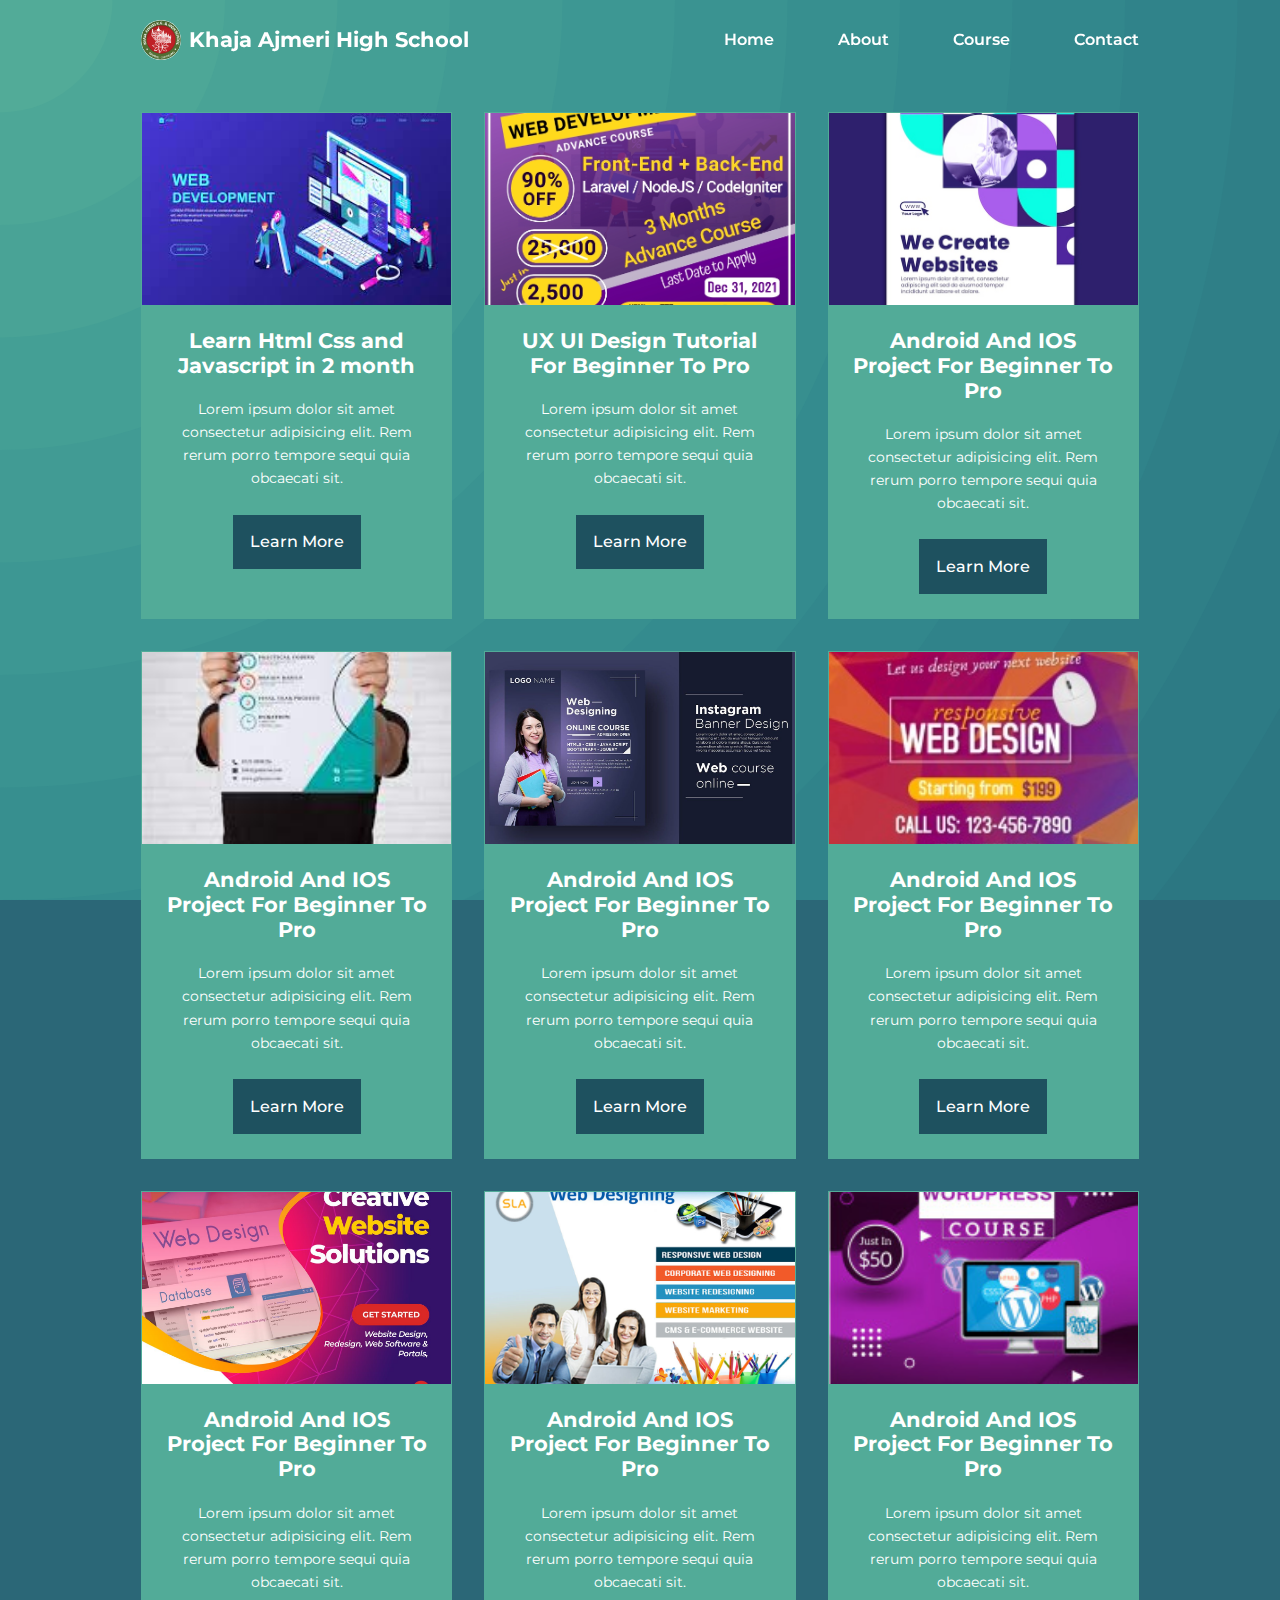
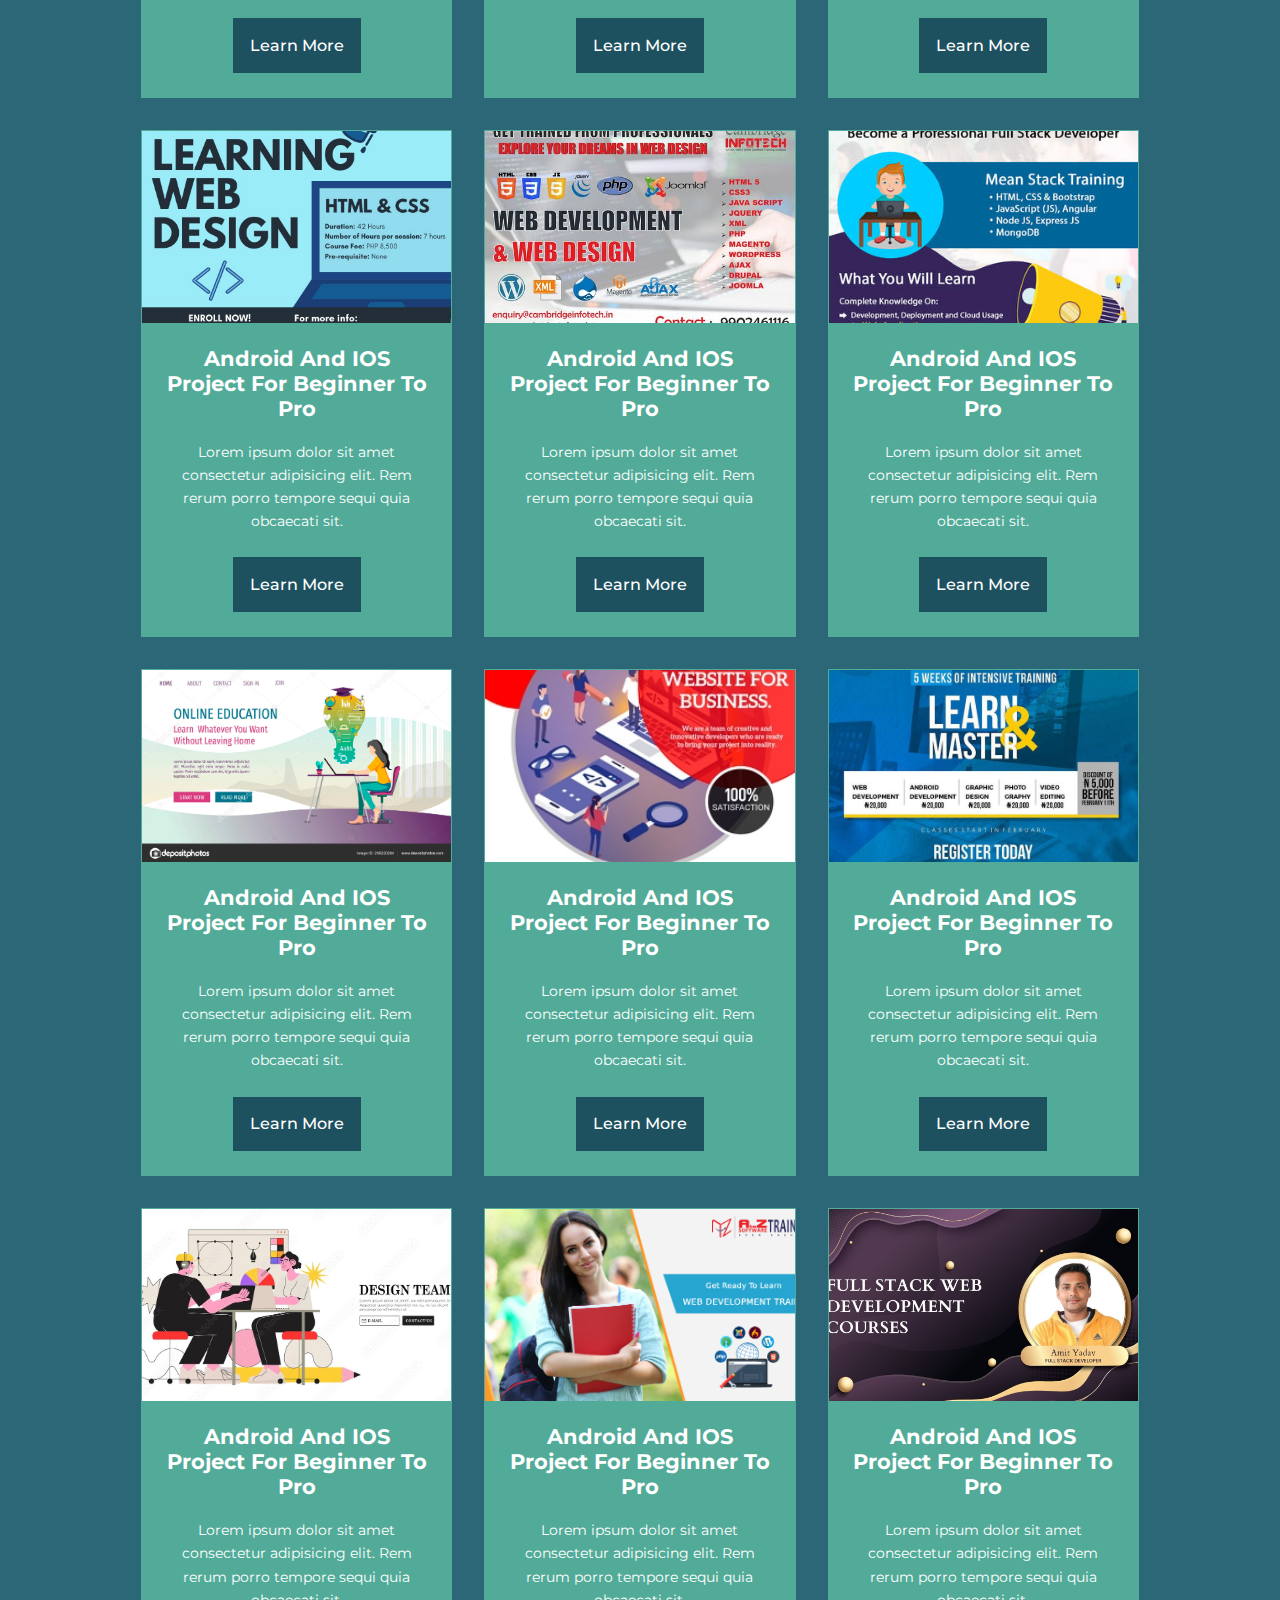
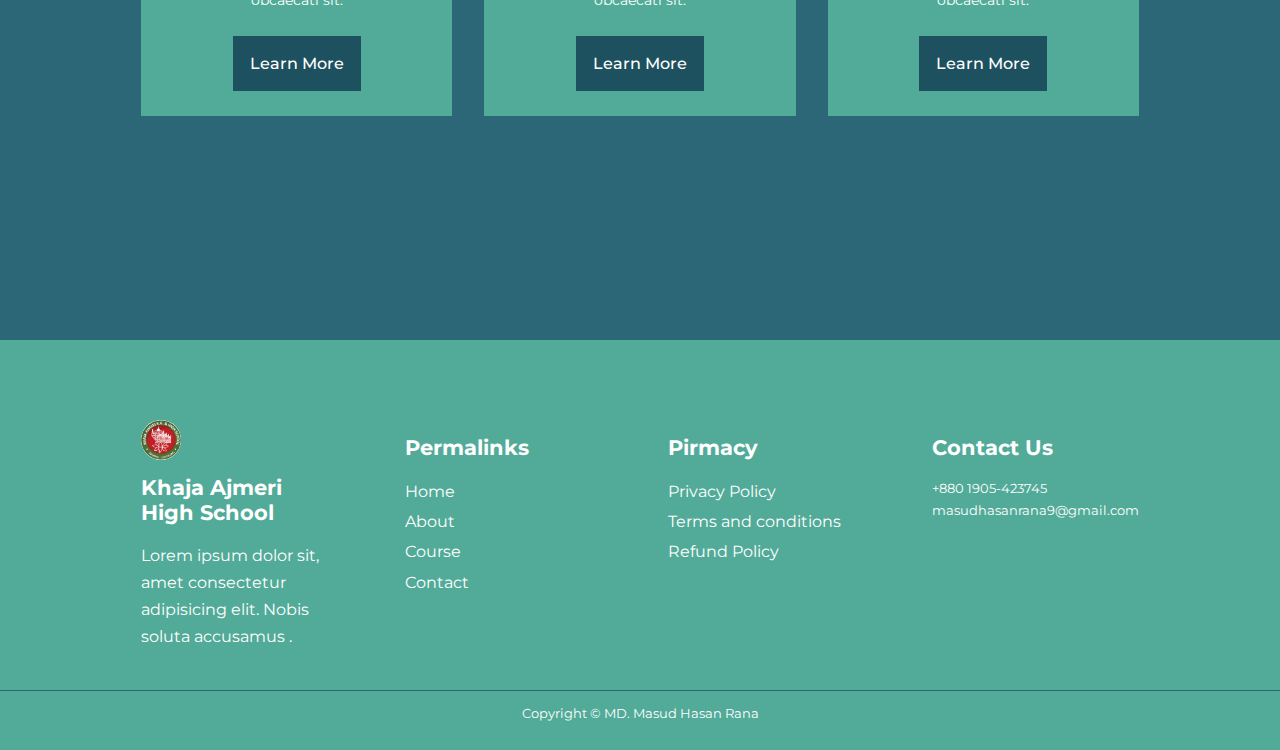
<file: course.html>
<!DOCTYPE html>
<html lang="en">
<head>
    <meta charset="UTF-8">
    <meta http-equiv="X-UA-Compatible" content="IE=edge">
    <meta name="viewport" content="width=device-width, initial-scale=1.0">
    <title>Khaja Ajmeri High School</title>
    <link rel="stylesheet" href="./css/style.css">
    <link rel="stylesheet" href="./css/about.css">
    <link rel="stylesheet" href="./css/course.css">
    <!------iconscout Link------>
    <link rel="stylesheet" href="https://unicons.iconscout.com/release/v4.0.0/css/line.css">
    <!------Google Montserrat Font----->
    <link rel="preconnect" href="https://fonts.googleapis.com">
<link rel="preconnect" href="https://fonts.gstatic.com" crossorigin>
<link href="https://fonts.googleapis.com/css2?family=Montserrat:wght@300;400;500;600;700;800&display=swap" rel="stylesheet">
    <!------Swiperjs----->
<link
    rel="stylesheet"
    href="https://cdn.jsdelivr.net/npm/swiper/swiper-bundle.min.css"
  />
  

</head>
<body>


    <!---------Navbar section start---------->
    <nav>
        <div class="container nav__container">
                <a href="index.html"><img src="./image/front-logo.png"><h4>Khaja Ajmeri High School</h4></a>
                <ul class="nav__menu">
                    <li><a href="index.html">Home</a></li>
                    <li><a href="about.html">About</a></li>
                    <li><a href="course.html">Course</a></li>
                    <li><a href="contact.html">Contact</a></li>
                </ul>
                    <button id="open-menu-btn"><i class="uil uil-bars"></i></button>
                    <button id="close-menu-btn"><i class="uil uil-multiply"></i></button>
        </div>

    </nav>
    <!---------Navbar section end---------->



            <!-----------Courses section start-------------->
            <section class="courses">
                <div class="container courses__container">
                    <article class="course">
                        <div class="course__image">
                            <img src="./image/course1.jpg"></div>
                            <div class="course__info"><h4>Learn Html Css and Javascript in 2 month</h4>
                                <p>Lorem ipsum dolor sit amet consectetur adipisicing elit. Rem rerum porro tempore sequi quia obcaecati sit.</p>
                                <a href="/course.html" class="btn btn-primary">Learn More</a>
                            </div>
                            
                        
                    </article>
                    <article class="course">
                        <div class="course__image">
                            <img src="./image/course2.jpg"></div>
                            <div class="course__info">
                                <h4>UX UI Design Tutorial For Beginner To Pro</h4>
                            <p>Lorem ipsum dolor sit amet consectetur adipisicing elit. Rem rerum porro tempore sequi quia obcaecati sit.</p>
                            <a href="/course.html" class="btn btn-primary">Learn More</a>
                            </div>
                        
                    </article>
                    <article class="course">
                        <div class="course__image">
                            <img src="./image/course3.jpg">
                        </div>
                            <div class="course__info">
                                <h4>Android And IOS Project For Beginner To Pro</h4>
                                <p>Lorem ipsum dolor sit amet consectetur adipisicing elit. Rem rerum porro tempore sequi quia obcaecati sit.</p>
                                <a href="/course.html" class="btn btn-primary">Learn More</a>
                            </div> 
                    </article>    
                    </article>
                    <article class="course">
                        <div class="course__image">
                            <img src="./image/course4.jpg">
                        </div>
                            <div class="course__info">
                                <h4>Android And IOS Project For Beginner To Pro</h4>
                                <p>Lorem ipsum dolor sit amet consectetur adipisicing elit. Rem rerum porro tempore sequi quia obcaecati sit.</p>
                                <a href="/course.html" class="btn btn-primary">Learn More</a>
                            </div> 
                    </article>    
                    </article>
                    <article class="course">
                        <div class="course__image">
                            <img src="./image/course5.jpg">
                        </div>
                            <div class="course__info">
                                <h4>Android And IOS Project For Beginner To Pro</h4>
                                <p>Lorem ipsum dolor sit amet consectetur adipisicing elit. Rem rerum porro tempore sequi quia obcaecati sit.</p>
                                <a href="/course.html" class="btn btn-primary">Learn More</a>
                            </div> 
                    </article>    
                    </article>
                    <article class="course">
                        <div class="course__image">
                            <img src="./image/course6.jpg">
                        </div>
                            <div class="course__info">
                                <h4>Android And IOS Project For Beginner To Pro</h4>
                                <p>Lorem ipsum dolor sit amet consectetur adipisicing elit. Rem rerum porro tempore sequi quia obcaecati sit.</p>
                                <a href="/course.html" class="btn btn-primary">Learn More</a>
                            </div> 
                    </article>    
                    </article>
                    <article class="course">
                        <div class="course__image">
                            <img src="./image/course7.jpg">
                        </div>
                            <div class="course__info">
                                <h4>Android And IOS Project For Beginner To Pro</h4>
                                <p>Lorem ipsum dolor sit amet consectetur adipisicing elit. Rem rerum porro tempore sequi quia obcaecati sit.</p>
                                <a href="/course.html" class="btn btn-primary">Learn More</a>
                            </div> 
                    </article>    
                    </article>
                    <article class="course">
                        <div class="course__image">
                            <img src="./image/course8.jpg">
                        </div>
                            <div class="course__info">
                                <h4>Android And IOS Project For Beginner To Pro</h4>
                                <p>Lorem ipsum dolor sit amet consectetur adipisicing elit. Rem rerum porro tempore sequi quia obcaecati sit.</p>
                                <a href="/course.html" class="btn btn-primary">Learn More</a>
                            </div> 
                    </article>    
                    </article>
                    <article class="course">
                        <div class="course__image">
                            <img src="./image/course9.jpg">
                        </div>
                            <div class="course__info">
                                <h4>Android And IOS Project For Beginner To Pro</h4>
                                <p>Lorem ipsum dolor sit amet consectetur adipisicing elit. Rem rerum porro tempore sequi quia obcaecati sit.</p>
                                <a href="/course.html" class="btn btn-primary">Learn More</a>
                            </div> 
                    </article>    
                    </article>
                    <article class="course">
                        <div class="course__image">
                            <img src="./image/course10.jpg">
                        </div>
                            <div class="course__info">
                                <h4>Android And IOS Project For Beginner To Pro</h4>
                                <p>Lorem ipsum dolor sit amet consectetur adipisicing elit. Rem rerum porro tempore sequi quia obcaecati sit.</p>
                                <a href="/course.html" class="btn btn-primary">Learn More</a>
                            </div> 
                    </article>    
                    </article>
                    <article class="course">
                        <div class="course__image">
                            <img src="./image/course11.jpg">
                        </div>
                            <div class="course__info">
                                <h4>Android And IOS Project For Beginner To Pro</h4>
                                <p>Lorem ipsum dolor sit amet consectetur adipisicing elit. Rem rerum porro tempore sequi quia obcaecati sit.</p>
                                <a href="/course.html" class="btn btn-primary">Learn More</a>
                            </div> 
                    </article>

                    <article class="course">
                        <div class="course__image">
                            <img src="./image/course12.jpg">
                        </div>
                            <div class="course__info">
                                <h4>Android And IOS Project For Beginner To Pro</h4>
                                <p>Lorem ipsum dolor sit amet consectetur adipisicing elit. Rem rerum porro tempore sequi quia obcaecati sit.</p>
                                <a href="/course.html" class="btn btn-primary">Learn More</a>
                            </div> 
                    </article>

                    <article class="course">
                        <div class="course__image">
                            <img src="./image/course13.jpg">
                        </div>
                            <div class="course__info">
                                <h4>Android And IOS Project For Beginner To Pro</h4>
                                <p>Lorem ipsum dolor sit amet consectetur adipisicing elit. Rem rerum porro tempore sequi quia obcaecati sit.</p>
                                <a href="/course.html" class="btn btn-primary">Learn More</a>
                            </div> 
                    </article>

                    <article class="course">
                        <div class="course__image">
                            <img src="./image/course14.jpg">
                        </div>
                            <div class="course__info">
                                <h4>Android And IOS Project For Beginner To Pro</h4>
                                <p>Lorem ipsum dolor sit amet consectetur adipisicing elit. Rem rerum porro tempore sequi quia obcaecati sit.</p>
                                <a href="/course.html" class="btn btn-primary">Learn More</a>
                            </div> 
                    </article>

                    <article class="course">
                        <div class="course__image">
                            <img src="./image/course15.jpg">
                        </div>
                            <div class="course__info">
                                <h4>Android And IOS Project For Beginner To Pro</h4>
                                <p>Lorem ipsum dolor sit amet consectetur adipisicing elit. Rem rerum porro tempore sequi quia obcaecati sit.</p>
                                <a href="/course.html" class="btn btn-primary">Learn More</a>
                            </div> 
                    </article>

                    <article class="course">
                        <div class="course__image">
                            <img src="./image/course16.jpg">
                        </div>
                            <div class="course__info">
                                <h4>Android And IOS Project For Beginner To Pro</h4>
                                <p>Lorem ipsum dolor sit amet consectetur adipisicing elit. Rem rerum porro tempore sequi quia obcaecati sit.</p>
                                <a href="/course.html" class="btn btn-primary">Learn More</a>
                            </div> 
                    </article>

                    <article class="course">
                        <div class="course__image">
                            <img src="./image/course17.jpg">
                        </div>
                            <div class="course__info">
                                <h4>Android And IOS Project For Beginner To Pro</h4>
                                <p>Lorem ipsum dolor sit amet consectetur adipisicing elit. Rem rerum porro tempore sequi quia obcaecati sit.</p>
                                <a href="/course.html" class="btn btn-primary">Learn More</a>
                            </div> 
                    </article>

                     <article class="course">
                        <div class="course__image">
                            <img src="./image/course18.jpg">
                        </div>
                            <div class="course__info">
                                <h4>Android And IOS Project For Beginner To Pro</h4>
                                <p>Lorem ipsum dolor sit amet consectetur adipisicing elit. Rem rerum porro tempore sequi quia obcaecati sit.</p>
                                <a href="/course.html" class="btn btn-primary">Learn More</a>
                            </div> 
                    </article>

                    
                </div>
            </section>
            
            
                            <!-----------Courses section end-------------->
            

























    
 <!-----------Footer section start-------------->
 <footer class="footer">
    <div class="container footer__container">
        <div class="footer__1">
            <a href="index.html"><img src="./image/front-logo.png">  <h4>Khaja Ajmeri High School</h4> </a>
            <p>Lorem ipsum dolor sit, amet consectetur adipisicing elit. Nobis soluta accusamus .</p>
        </div>

        <div class="footer__2">
          <h4>Permalinks</h4>
          <ul>
            <li><a href="/index.html">Home</a></li>
            <li><a href="/about.html">About</a></li>
            <li><a href="/course.html">Course</a></li>
            <li><a href="/contact.html">Contact</a></li>
          </ul>
        </div>

        <div class="footer__3">
            <h4>Pirmacy</h4>
            <ul>
                <li><a href="#">Privacy Policy</a></li>
                <li><a href="#">Terms and conditions</a></li>
                <li><a href="#">Refund Policy</a></li>
            </ul>
        </div>

        <div class="footer__4">
            <h4>Contact Us</h4>
            <small>+880 1905-423745</small>
            <small>masudhasanrana9@gmail.com</small>
            <div class="footer__4__icon">
                  <span><a href="#"><i class="uil uil-facebook-f"></i></a></span>
                  <span><a href="#"><i class="uil uil-instagram-alt"></i></a></span>
                  <span><a href="#"> <i class="uil uil-twitter"></i></a></span>
                  <span><a href="#"><i class="uil uil-whatsapp"></i></a></span>
            </div>
        </div>
    </div>
    
    <div class="footer__copyright">
        <small>Copyright &copy; MD. Masud Hasan Rana</small>
    </div>
</footer>

        <!-----------Footer section end-------------->

<script src="https://cdn.jsdelivr.net/npm/swiper@8/swiper-bundle.min.js">    
</script>
<script src="./main.js"></script>

</body>
</html>
</file>
<file: css/style.css>
*{
    margin: 0;
    padding: 0;
    border: 0;
    outline: 0;
    text-decoration: none;
    list-style: none;
    box-sizing: border-box;
}
:root{
    --color-primary: #1e515f;
    --color-success:rgb(20, 209, 115);
    --color-warning: rgb(255, 211, 90);
    --color-danger: rgb(247, 74, 51);
    --color-danger-variant: rgba(247,88,66,0.4);
    --color-white: rgb(255,255,255);
    --color-light: rgba(255,255,255,0.7);
    --color-black: rgb(0,0,0);
    --color-bg: #2b6777;
    --color-bg1: #52ab98;
    --color-bg2: #62978c;
    
    --container-width-lg:78%;
    --container-width-md:89%;
    --container-width-sm:95%;

    --transition: all 400ms ease;

}

body{
    font-family: 'Montserrat', sans-serif;
    line-height: 1.7;
    color: var(--color-white);
    background: var(--color-bg);
    background-color: #2B6777;
    background-image: url("data:image/svg+xml,%3Csvg xmlns='http://www.w3.org/2000/svg' width='100%25' height='100%25' viewBox='0 0 1600 800'%3E%3Cg stroke='%2362978C' stroke-width='63.4' stroke-opacity='0' %3E%3Ccircle fill='%232B6777' cx='0' cy='0' r='1800'/%3E%3Ccircle fill='%232b6b7a' cx='0' cy='0' r='1700'/%3E%3Ccircle fill='%232b6f7d' cx='0' cy='0' r='1600'/%3E%3Ccircle fill='%232c7380' cx='0' cy='0' r='1500'/%3E%3Ccircle fill='%232c7782' cx='0' cy='0' r='1400'/%3E%3Ccircle fill='%232d7b85' cx='0' cy='0' r='1300'/%3E%3Ccircle fill='%232f7f87' cx='0' cy='0' r='1200'/%3E%3Ccircle fill='%2330838a' cx='0' cy='0' r='1100'/%3E%3Ccircle fill='%2332878c' cx='0' cy='0' r='1000'/%3E%3Ccircle fill='%23348b8e' cx='0' cy='0' r='900'/%3E%3Ccircle fill='%23378f8f' cx='0' cy='0' r='800'/%3E%3Ccircle fill='%233a9391' cx='0' cy='0' r='700'/%3E%3Ccircle fill='%233d9793' cx='0' cy='0' r='600'/%3E%3Ccircle fill='%23419b94' cx='0' cy='0' r='500'/%3E%3Ccircle fill='%23449f95' cx='0' cy='0' r='400'/%3E%3Ccircle fill='%2349a396' cx='0' cy='0' r='300'/%3E%3Ccircle fill='%234da797' cx='0' cy='0' r='200'/%3E%3Ccircle fill='%2352AB98' cx='0' cy='0' r='100'/%3E%3C/g%3E%3C/svg%3E");
    background-attachment: fixed;
    background-size: cover;
}

.container{
    width: var(--container-width-lg);
    margin: 0 auto;
}
section{
    padding: 6rem 0;
}
section h2{
    text-align: center;
    margin-bottom:4rem;
}
h1,
h2,
h3,
h4{
    line-height: 1.2;
}
h1
    {font-size:2.4rem;
}
h2
    {font-size: 2rem;
}
h3
    {font-size:1.6rem;
}
h4
    {font-size: 1.3rem;
}

a{
    color: var(--color-white);
}
img{
    width: 100%;
    display: block;
    object-fit: cover;
}

.btn{
    display: inline-block;
    background: var(--color-white) ;
    color: var(--color-black);
    padding: .8rem 1rem;
    border: 1px solid transparent;
    font-weight: 500;
    transition: var(--transition);
}

.btn:hover{
    background: transparent;
    color: var(--color-white);
    border-color: var(--color-white);
}
.btn-primary{
    background: var(--color-primary);
    color: var(--color-white);
}

/*--------Navbar----------*/
nav{
    background: transparent;
    width: 100vw;
    height: 5rem;
    position: fixed;
    top: 0;
    z-index: 11;
}
/*-----Navbar change on scroll js class---*/
.window-scroll{
    background:var(--color-primary);
}

.nav__container{
    height: 100%;
    display: flex;
    justify-content: space-between;
    align-items: center;
}
.nav__container a{
    display: flex;
    flex-direction: row;
    align-items: center;
    gap: .5rem;
}

.nav__container img{
    width: 2.5rem;
    display: inline-block;
    background: var(--color-white);
    border-radius: 2rem;
}
nav button{
    display: none;
}
.nav__menu{
    display: flex;
    align-items: center;
    gap:4rem;
}
.nav__menu a{
    font-size: 1rem;
    font-weight: 600;
    transition: var(--transition);
}
.nav__menu a:hover{
    color:var(--color-bg2);
}

/*--------Header Section start--------*/

header{
    position: relative;
    top: 6rem;
    height:70vh;
    margin-bottom: 5.5rem;
    padding-bottom: 4rem;
}
.header__container{
    display: grid;
    grid-template-columns: 1fr 1fr;
    align-items: center;
    gap: 10rem;
    height: 100%;
}
.header__left p{
    margin: 1rem 0 2.2rem;
}
.header__container img{
    width: 18rem;
}

/*--------Header Section end--------*/

/*--------categories section--------*/
.categories{
    background: var(--color-bg1);
    height: 29rem;
}
.categories h1{
    line-height: 1rem;
    margin-bottom: 3rem;
}
.categories__container{
    display: grid;
    grid-template-columns: 40% 60%;
    gap: 1rem;
}
.categories__left{
    margin-right: 1.8rem;
}
.categories__left p{
    margin: 1rem 0 2.5rem;
}
.categories__right{
    display: grid;
    grid-template-columns: 1fr 1fr 1fr;
    gap: 1.15rem;
}
.category{
    background: var(--color-bg2);
    padding: 1.7rem 1.1rem;
    border-radius: 2rem;
    transition: var(--transition);
}
.category:hover{
    box-shadow: 0 3rem 3rem rgba(0,0,0,.3);
    z-index: 1;
}
.category:nth-child(2) .category__icon{
    background: var(--color-danger);
}
.category:nth-child(3) .category__icon{
    background: var(--color-success);
}
.category:nth-child(4) .category__icon{
    background: var(--color-warning);
}
.category:nth-child(5) .category__icon{
    background: var(--color-success);
}
.category__icon{
    background: var(--color-primary);
    padding: .6rem .7rem;
    border-radius: .9rem;
}
.category h5{
    margin: 1.8rem 0 .9rem;
}
.category p{
    font-size: .8rem;
}

/*------Courses Section start-----*/
.courses{
    margin-top:10rem;
}
.courses__container{
    display: grid;
    grid-template-columns:1fr 1fr 1fr;
    gap: 2rem;
}
.course__image img{
    width: cover;
    height: 12rem;
    display: block;
    margin: auto;
}
.course{
    background: var(--color-bg1);
    text-align: center;
    border: 1px solid transparent;
    transition: var(--transition);
}
.course:hover{
    background: transparent;
    border-color: var(--color-primary);
}
.course__info{
    padding: 1.5rem;
}
.course__info p{
    margin: 1.2rem 0 1.5rem;
    font-size: .85rem;
}

/*------Courses Section end-----*/

/*-----------QA section start--------------*/


.qas{
    background: var(--color-bg1);
    box-shadow: inset 0 0 3rem rgba(0,0,0,.5);
}
.qas__container{
    display: grid;
    grid-template-columns: 1fr 1fr;
    gap: 1.7rem;
}
.qa{
    padding: 1.2rem;
    display: flex;
    align-items: center;
    gap: 1rem;
    height: fit-content;
    background: var(--color-primary);
    cursor: pointer;
    transition: var(--transition);
}
.qa:hover{
    box-shadow: 0 1rem 3rem rgba(0,0,0,.3);
}
.qa h4{
    font-size: .98rem;
    line-height: 2;
}
.qa__icon{
    align-self: flex-start;
    font-size: 1.1rem;
}
.qa p {
    margin-top:.7rem ;
    display: none;
}
.qa.open p{
    display: block;
}
/*-----------QA section end--------------*/



/*-----------Testimonials section start-------------*/

.testimonials__container{
    overflow-x: hidden;
    position: relative;
    margin-bottom: 5rem;

}
.testimonial{
    padding-top: 2rem;

}

.avatar img{
    width: 6rem;
    height: 5.8rem;
    border-radius: 50%;
    display: block;
    margin: 0 auto 1rem;
    border: 1rem solid var(--color-bg1);
}
.testimonial__info{
    text-align: center;
}
.testimonial__info h5,.testimonial__info small{
    text-transform: uppercase;
}
.testimonial__body{
    background: var(--color-primary);
    padding: 2rem;
    margin-top: 3rem;
    position: relative;
}
.testimonial__body::before{
    position: absolute;
    content: "";
    display: block;
    background: linear-gradient(135deg,transparent,var(--color-primary),var(--color-primary));
    width: 3rem;
    height: 3rem;
    left: 46%;
    top: -1.5rem;
    transform: rotate(45deg);
}

/*-----------Testimonials section end-------------*/

/*-----------Footer section start--------------*/
.footer{
    margin: 8rem 0 0;
    padding: 5rem 0 1rem;
    background: var(--color-bg1);
}
.footer__container{
    display: grid;
    grid-template-columns: repeat(4,1fr);
    gap: 4rem;
    padding-bottom: 1.5rem;
}
.footer__1 img{
    width: 2.5rem;
    display: block;
    background: var(--color-white);
    border-radius: 2rem;
    margin-bottom: 1rem;
}
.footer__1 h4,.footer__2 h4,.footer__3 h4,.footer__4 h4{
    margin: 1rem auto;
}
.footer__1 p{
    width: fit-content;
    margin: 1rem auto;
}
.footer__2 li,.footer__3 li{
    line-height: 1.9;
}
.footer__4__icon{
    display: flex;
    flex-direction: row;
    gap: 1.5rem;
    margin-top: 2.2rem; 
    font-size: 1.4rem;
}
.footer__4__icon span{
    transition: var(--transition);
}
.footer__4__icon span:hover{
    transform: translateY(-.39rem);
}

.footer__2 a:hover,.footer__3 a:hover{
    text-decoration: underline;
}
.footer__4 small{
    display: block;
}

.footer__copyright{
    text-align: center;
    border-top: .1rem solid var(--color-bg);
    padding: .5rem;
    margin: 0;
}

/*-----------Footer section end--------------*/




/*--------------media quary---------------*/


/*--------------media quary for Tablet---------------*/


@media screen and (max-width: 1024px) {
    .container{
        width: var(--container-width-md);

    }
    h1
    {font-size:2.2rem;
}
    h2
    {font-size: 1.7rem;
}
    h3
    {font-size:1.4rem;
}
    h4
    {font-size: 1.2rem;
}

header{
    height: fit-content;
}


/*=======Navbar================*/
nav button{
    display: inline-block;
    font-size: 1.5rem;
    background: transparent;
    color: var(--color-white);
}
nav #close-menu-btn{
    display: none;
}
.nav__menu{
    flex-direction: column;
    gap: 0;
    position: fixed;
    top: 4rem;
    right: 5%;
    width: 17rem;
    display: none;
}
.nav__menu li{
    width: 100%;
    height: 5.6rem;

}
.nav__menu li a{
    background: var(--color-primary);
    box-shadow: -3rem 5rem 8rem rgba(0,0,0,.5);
    width: 100%;
    height: 100%;
    display: grid;
    place-items: center;
    transition: var(--transition);
}
.nav__menu li a:hover{
    background: var(--color-bg2);
    color: var(--color-primary);
}

/*---------------------Header------------------*/

.header{
    height: 70vh;
    margin-bottom: 3rem;
}
.header__container{
    gap: 4rem;
    padding-bottom: 3rem;
}

/*==============categories=============*/
.categories__container{
    grid-template-columns: 1fr;
    gap: 4rem;

}
.categories{
    height: fit-content;
}
/*==============course=============*/

.courses__container{
    grid-template-columns: 1fr 1fr
}

/*==============footer=============*/
.footer__container{
    grid-template-columns: 1fr 1fr;
}

}


/*--------------media quary for Phone---------------*/


@media screen and (max-width: 600px) {
    .container{
        width: var(--container-width-sm);

    }


h2{
    font-size: 1.3rem;
    }


    header{
        height: fit-content;
    }

/*===========Navbar===============*/
.nav__menu{
    right: .9rem;
    top: 5rem;
}

/*---------------------Header------------------*/

.header{
    height: fit-content;
}
.header__container{
    grid-template-columns: 1fr;
    gap: 1rem;
    text-align: center;
    margin-top: 0;
}
.header__left p{
    margin-bottom: 1.3rem;
}
.header__right img{
    display: block;
    margin: auto;    
}
/*==============categories=============*/
.categories__container{
    grid-template-columns: 1fr;
    gap: 4rem;

}
.categories__left{
    text-align: center;
    margin-right: 0;
}

.categories{
    margin-top: 8rem;
}
.categories__right{
    grid-template-columns: 1fr 1fr;
    gap: .7rem;
}
.category__icon{
    margin-top: 4px;
    display: inline-block;
}
/*==============course=============*/

.courses__container{
    grid-template-columns: 1fr;
}

/*-----------------QA section -------------*/
.qas__container{
    grid-template-columns: 1fr;
}
.qa{
    padding: 1rem;
}

/*=========Testimonials section------------- */

.testimonial__body{
    padding: 1.2rem;
}




/*==============footer=============*/

.footer__container{
    grid-template-columns: 1fr;
    text-align: center;
}
.footer__1 img{
    display: block;
    margin: auto;
}
.footer__4__icon{
    display: block;
    margin: auto;
}



}
</file>
<file: css/about.css>
/*=========Achievement section start*/

.about__achievement{
    padding: 5rem;
    margin: 8rem 0;
}


.about__achievement__container{
    display: grid;
    grid-template-columns: 40% 60%;
    gap: 5rem;
    justify-content: center;

}
.about__achievement__left{
    display: block;
    margin: auto;
}
.about__achievement__right > p{
    margin: 1.6rem 0 2.7rem;

}
.achievement__cards{
    display: grid;
    grid-template-columns: repeat(3,1fr);
    gap: 1.5rem;

}
.achievement__card{
    background: var(--color-bg1);
    padding: 1.5rem 3rem;
    border-radius: 1rem;
    text-align: center;
    transition: var(--transition);
}
.achievement__card:hover{
    background: var(--color-bg2);
    box-shadow: 0 3rem 3rem rgba(0,0,0,.3);
}
.achievement__icon{
    background: var(--color-danger);
    padding: .6rem .9rem;
    border-radius: 1rem;
    display: inline-block;
    margin-bottom: 2rem;
    font-size: 1.7rem;
}
.achievement__card:nth-child(2) .achievement__icon{
    background: var(--color-success);
}

.achievement__card:nth-child(3) .achievement__icon{
    background: var(--color-warning);
}
.achievement__card p{
    margin-top: 1rem;
}

/*==================Teacher Section=================*/

.teacher{
    background: var(--color-bg1);
    box-shadow: inset 0 1rem 5rem rgba(0,0,0,0.5);
}
.teacher__container{
    display: grid;
    grid-template-columns: repeat(4,1fr);
    gap: 2rem;
}
.teacher__member{
    position: relative;
    background: var(--color-bg2);
    padding: 2rem;
    border: 1px solid transparent;
    transition: var(--transition);
    overflow: hidden;
}
.teacher__member:hover{
    background: transparent;
    border: 1px solid var(--color-bg2);
}
.teacher__member img{
    height: 15rem;
    width: cover;
    filter: saturate(0);

}
.teacher__member:hover img{
    filter: saturate(1);
}
.teacher__member__info *{
    text-align: center;
    margin-top: 1.3rem;
}
.teacher__member__info p{
    color: var(--color-light);
}

.teacher__member__social{
    position: absolute;
    top: 50%;
    right: -100%;
    font-size: 1.4rem;
    display: flex;
    flex-direction: column;
    background: var(--color-primary);
    border-radius: 1rem 0 0 1rem;
    transform: translateY(-50%);
    box-shadow: -2rem 0 2rem rgba(0,0,0,.3);
    transition: var(--transition);
    overflow: hidden;
}
.teacher__member:hover .teacher__member__social{
    right: 0;
}

.teacher__member__social a{
    padding: .8rem;
}
.teacher__member__social a:hover{
    background: var(--color-danger);
}



/*==================media quary for Tablet========================*/

@media screen and (max-width: 1024px) {
  

.about__achievement{
    margin-top: 2rem;
}
.about__achievement__container{
    grid-template-columns: 1fr;
    gap: 4.5rem;
}
.about__achievement__right > p{
    margin: 1rem 0 1.6rem;

}
.about__achievement__left
{
    width: 80%;
    margin: 0 auto;
}
.teacher__container{
    grid-template-columns: 1fr 1fr ;
}
.achievement__cards{
    grid-template-columns: 1fr 1fr;
}

}

/*==================media quary for Phone========================*/


@media screen and (max-width: 600px) {
    .about__achievement{
        margin-top: 6rem;
        padding: .7rem;
        text-align: center;
    }
    .about__achievement__container{
        grid-template-columns: 1fr;
        gap: 3rem;
    }
    .about__achievement__left
    {
        width: 100%;
        margin: 0 auto;
    }
    .teacher__container{
        grid-template-columns: 1fr ;
    }
    .achievement__cards{
        grid-template-columns: 1fr 1fr;
    }
    .about__achievement__right > p{
        margin: 2rem 0;
    
    }







}
</file>
<file: css/contact.css>
.contact__container{
    background: var(--color-bg2);
    padding: 4rem;
    display: grid;
    grid-template-columns: 40% 60%;
    gap: 4rem;
    height: 30rem;
    margin: 7rem auto;
    border-radius: 1rem;
}

/*--------------------aside--------------*/
.contact__aside{
    background: var(--color-primary);
    padding: 3rem ;
    border-radius: 1rem;
    position: relative;
    bottom: 10rem;
    width: 100%;

}
.aside__image{
    width: 18rem;
    margin-bottom: 2rem;

}
.contact__aside h2{
    text-align: left;
    margin-bottom: 1rem;

}
.contact__aside p {
    font-size: 0.9rem;
    margin-bottom: 2rem;
}

.contact__details li{
    display: flex;
    gap: 1rem;
    align-items: center;
    margin-bottom: 1rem;
}

.contact__social{
    display: flex;
    gap: .8rem;
    margin-top: 3rem;
}
.contact__social a{
    background: var(--color-bg2);
    padding: .5rem;
    border-radius: 50%;
    font-size: 1rem;
    transition: var(--transition);
}
.contact__social a:hover{
    background: var(--color-danger);
}

/*------------------form---------------------*/

.contact__form{
    display: flex;
    flex-direction: column;
    gap: 1.2rem;
    margin-right: 4rem;

}
.form__name{
    display: flex;
    gap: 1.2rem;
}
.contact__form input[type="text"]{
    width: 50%;
}
input,textarea{
    width: 100%;
    padding: 1rem;
    background: var(--color-bg);
    color: var(--color-white);
}
input::placeholder{
    color: var(--color-white);
}
textarea::placeholder{
    color: var(--color-white);
}
.contact__form .btn{
    width: max-content;
    margin-top: 1rem;
}


/*---------------------media quary for teblet----------------------*/
@media screen and (max-width:1024px){

    .contact{
        padding-bottom:0 ;
    }
    .contact__container{
        grid-template-columns: 50% 50%;
        gap: 1.5rem;
        margin-top: 3rem;
        height: auto;
        padding: 1.5rem;

    }
    .contact__aside{
        width: auto;
        padding: 1.5rem;
        bottom: 0;
    }
    .contact__form{
        align-self: center;
        margin-right: 1.5rem;
    }
}

/*---------------------media quary phone---------------------*/
@media screen and (max-width:600px){
    .contact__container{
        grid-template-columns: 1fr;
        gap: 3rem;
        margin-top: 0;
        padding: 0;

    }
    .contact__form{
        margin: 0 1.5rem 3rem;

    }
    .form__name{
        flex-direction: column;
    }
    .form__name input{
        flex-direction: column;
    }
    .form__name input{
        width: 100%;
    }
}
</file>
<file: css/course.css>
.courses{
    margin-top: 1rem;
}
</file>
